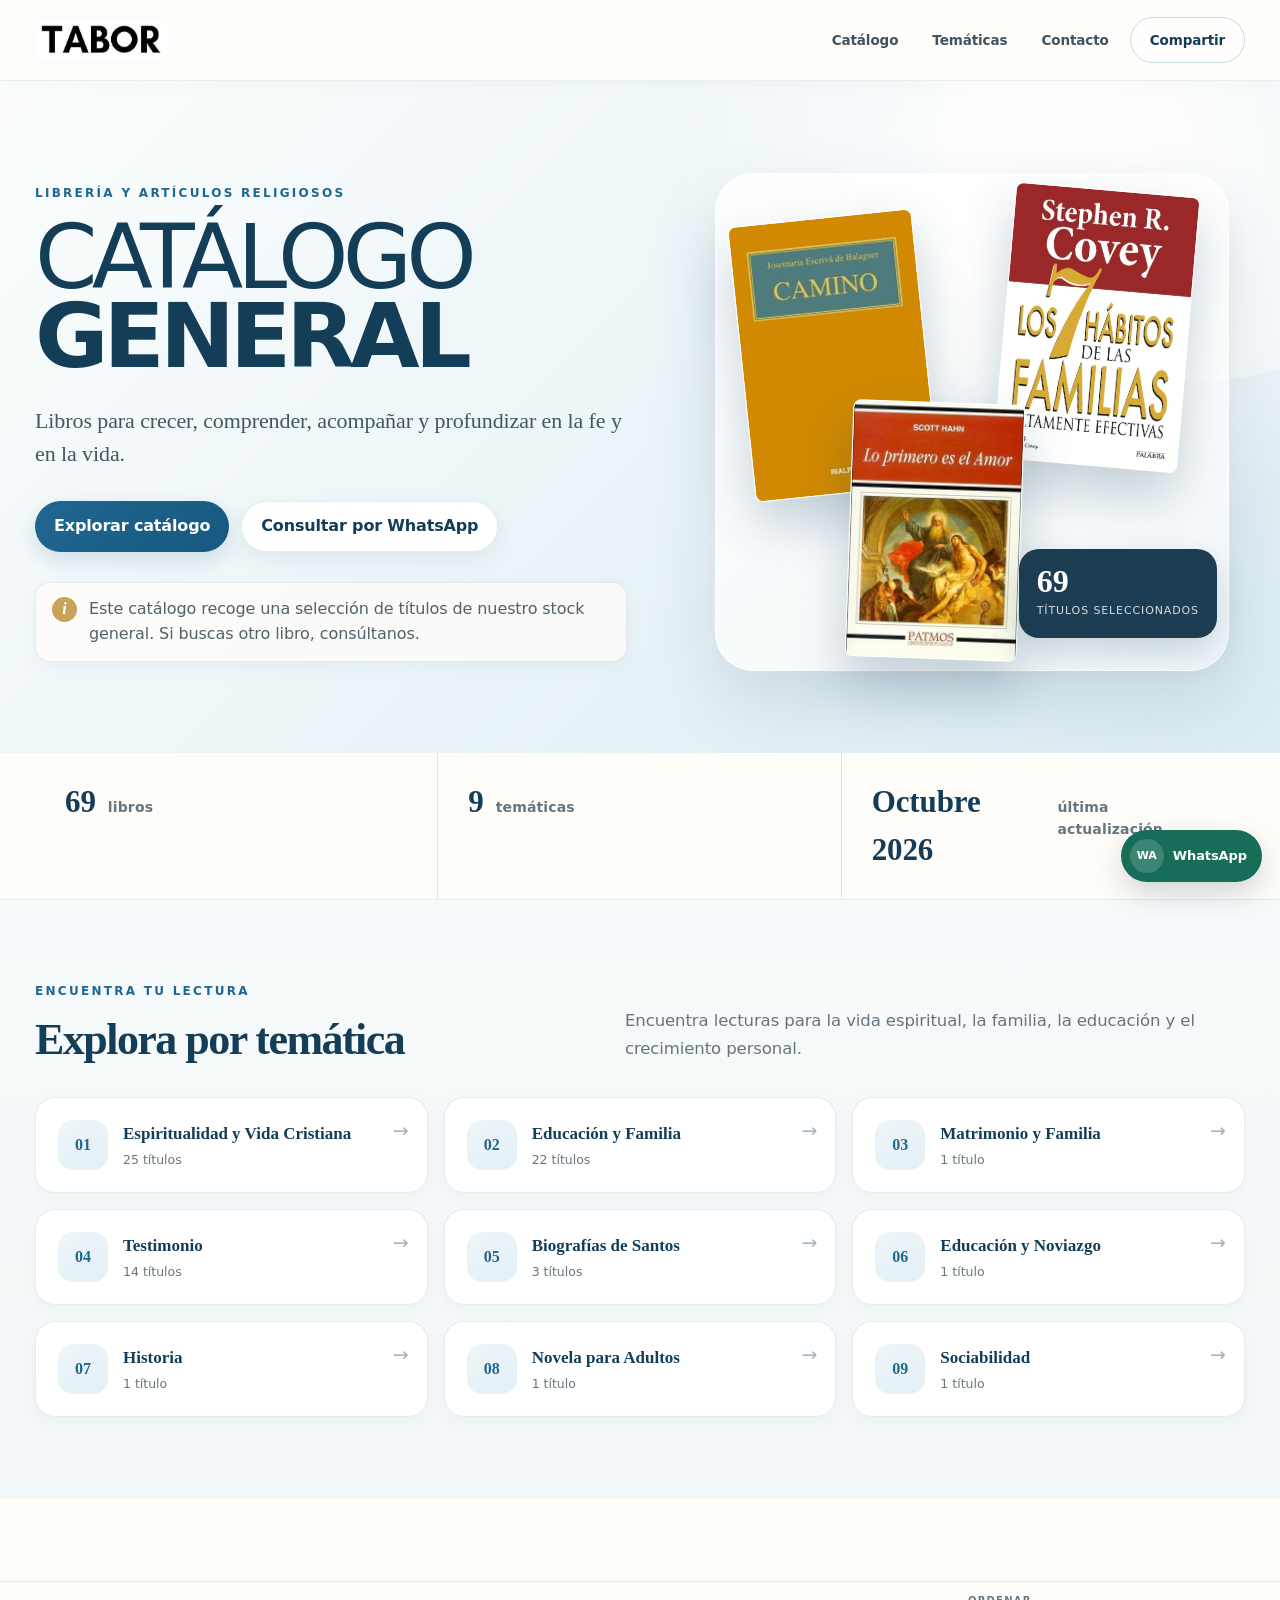
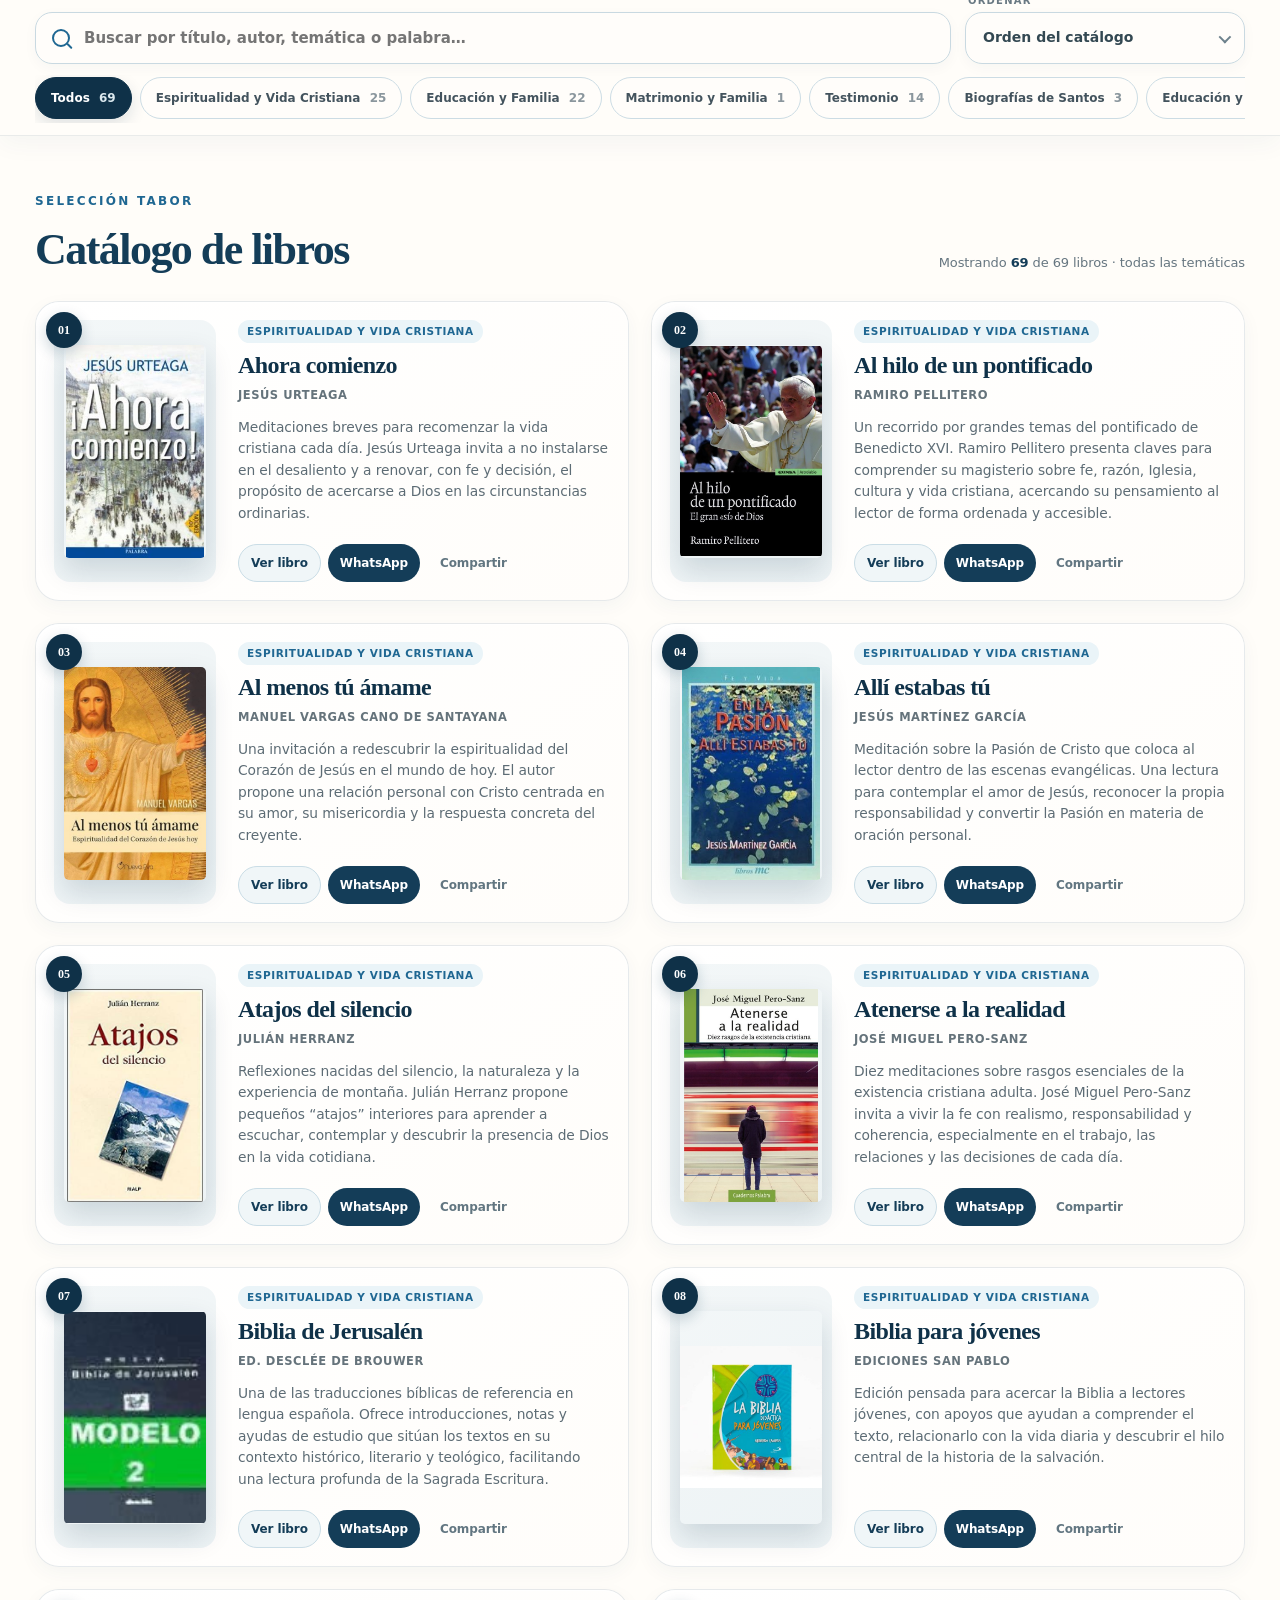
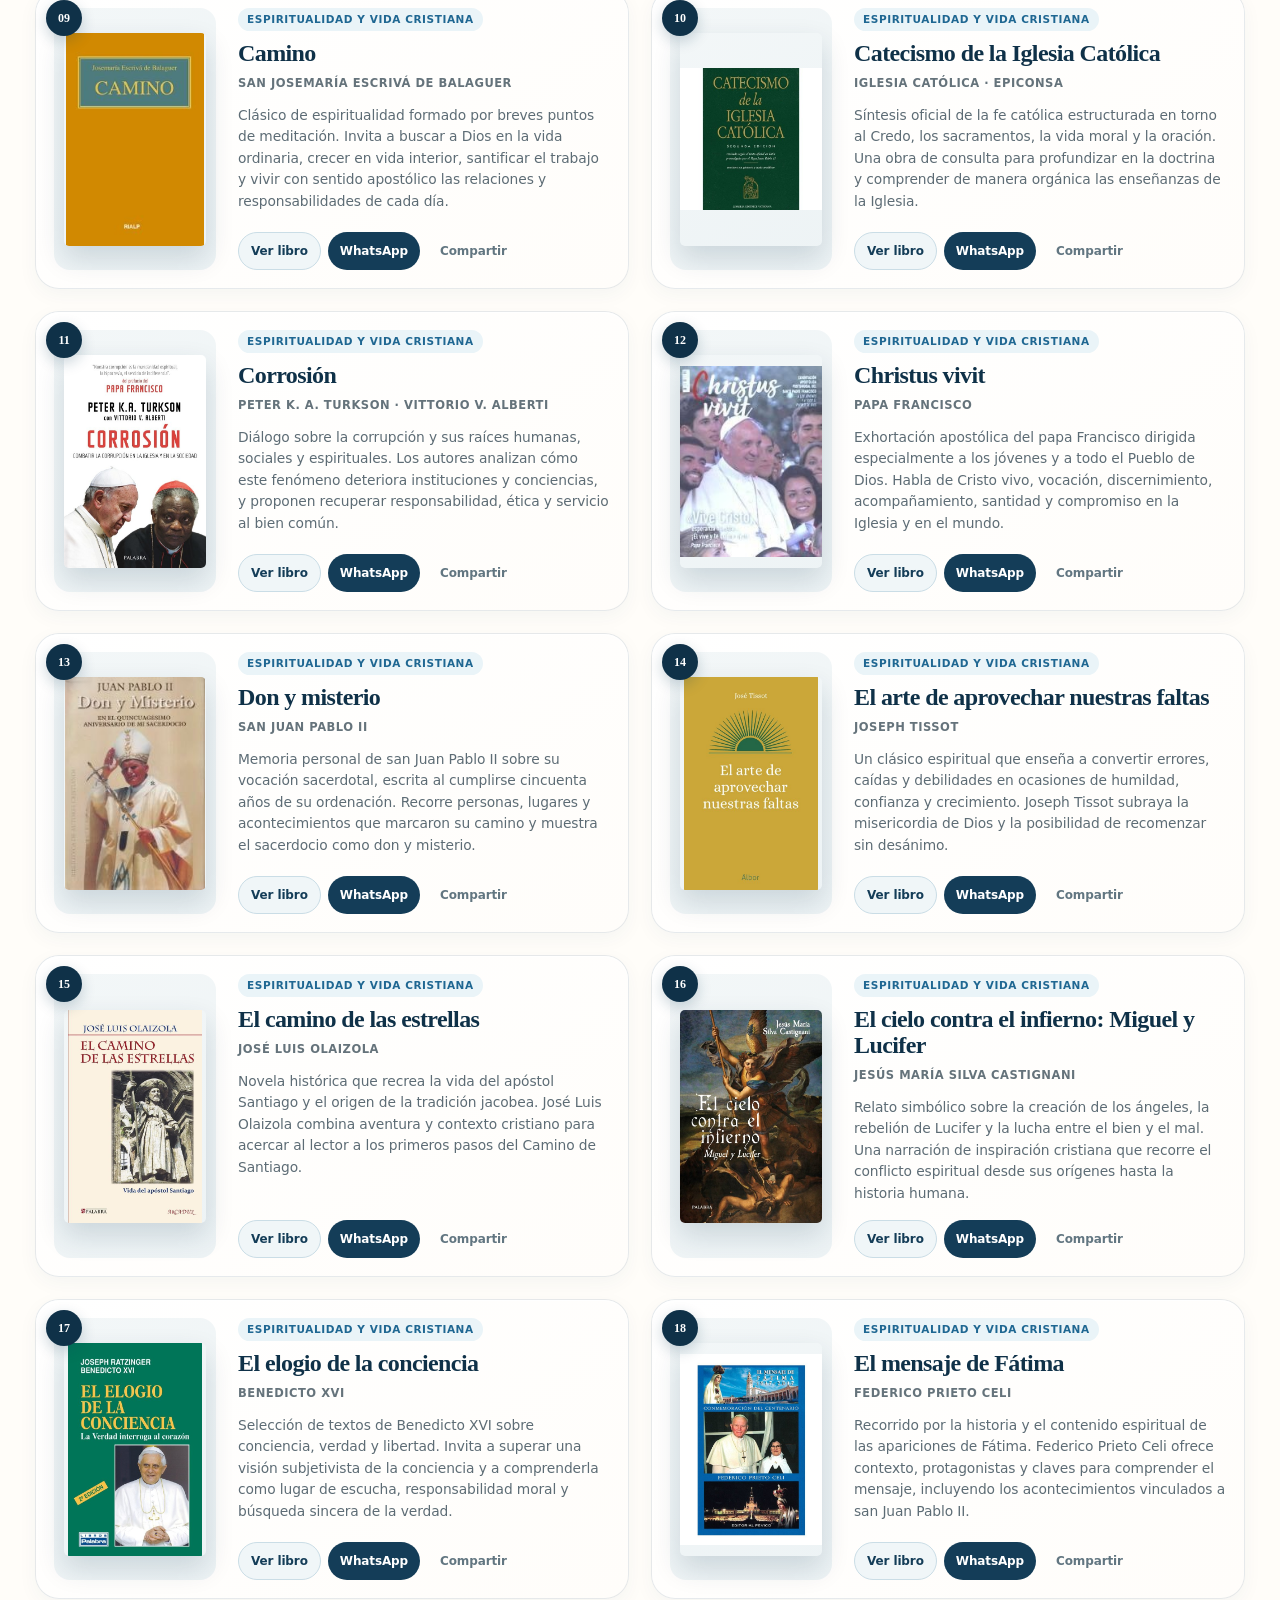
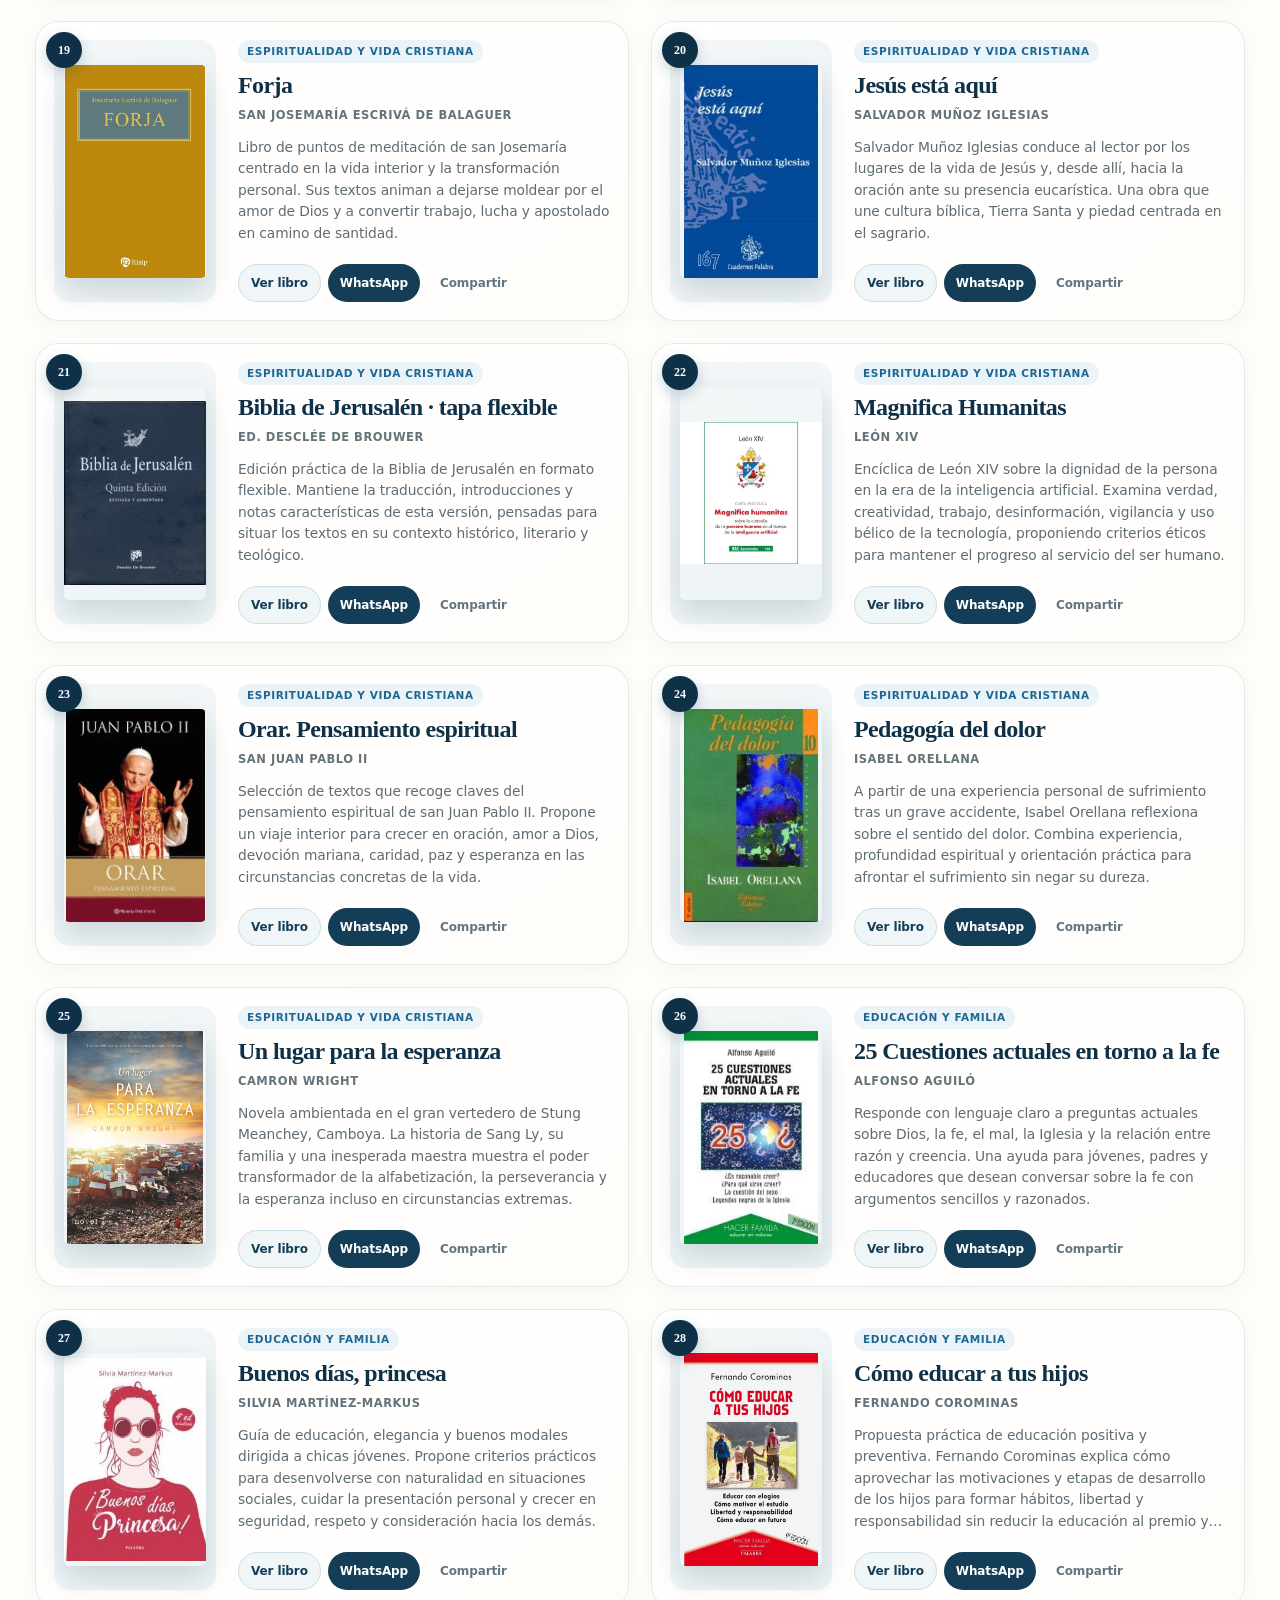
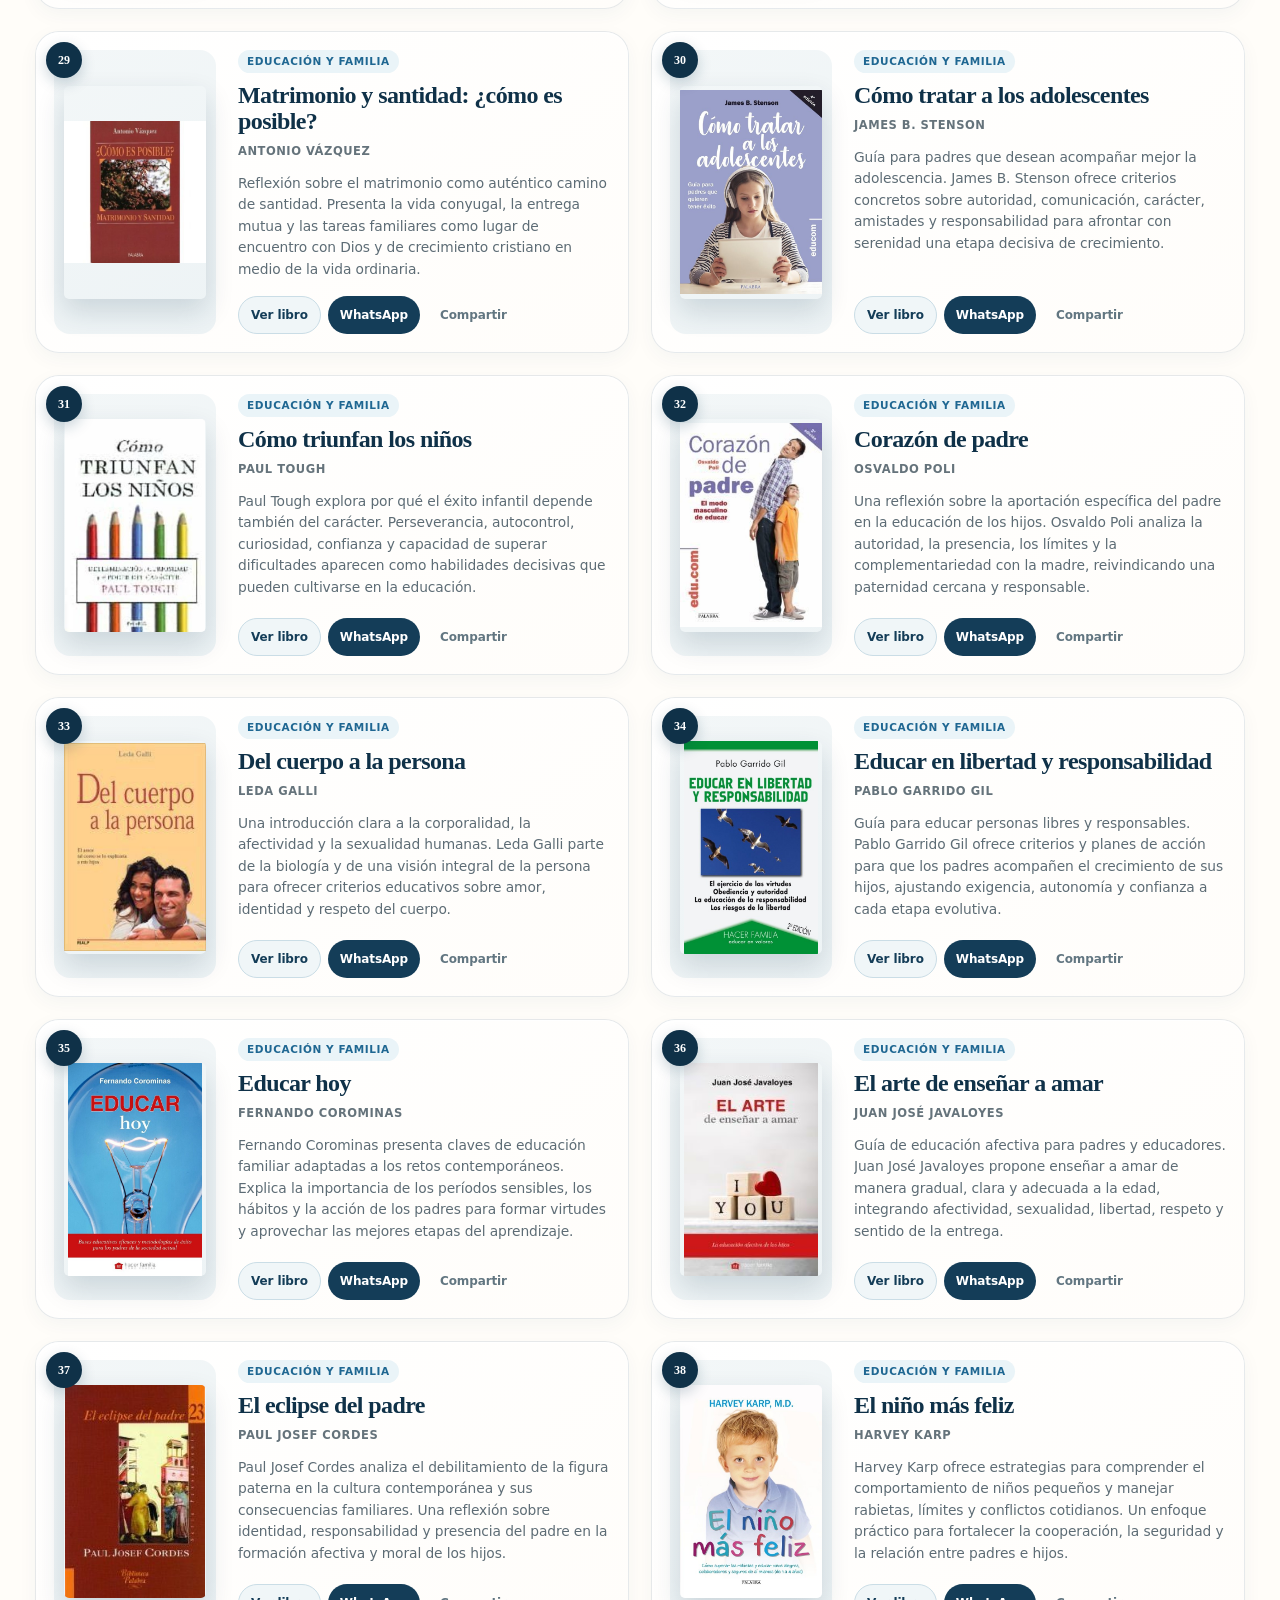
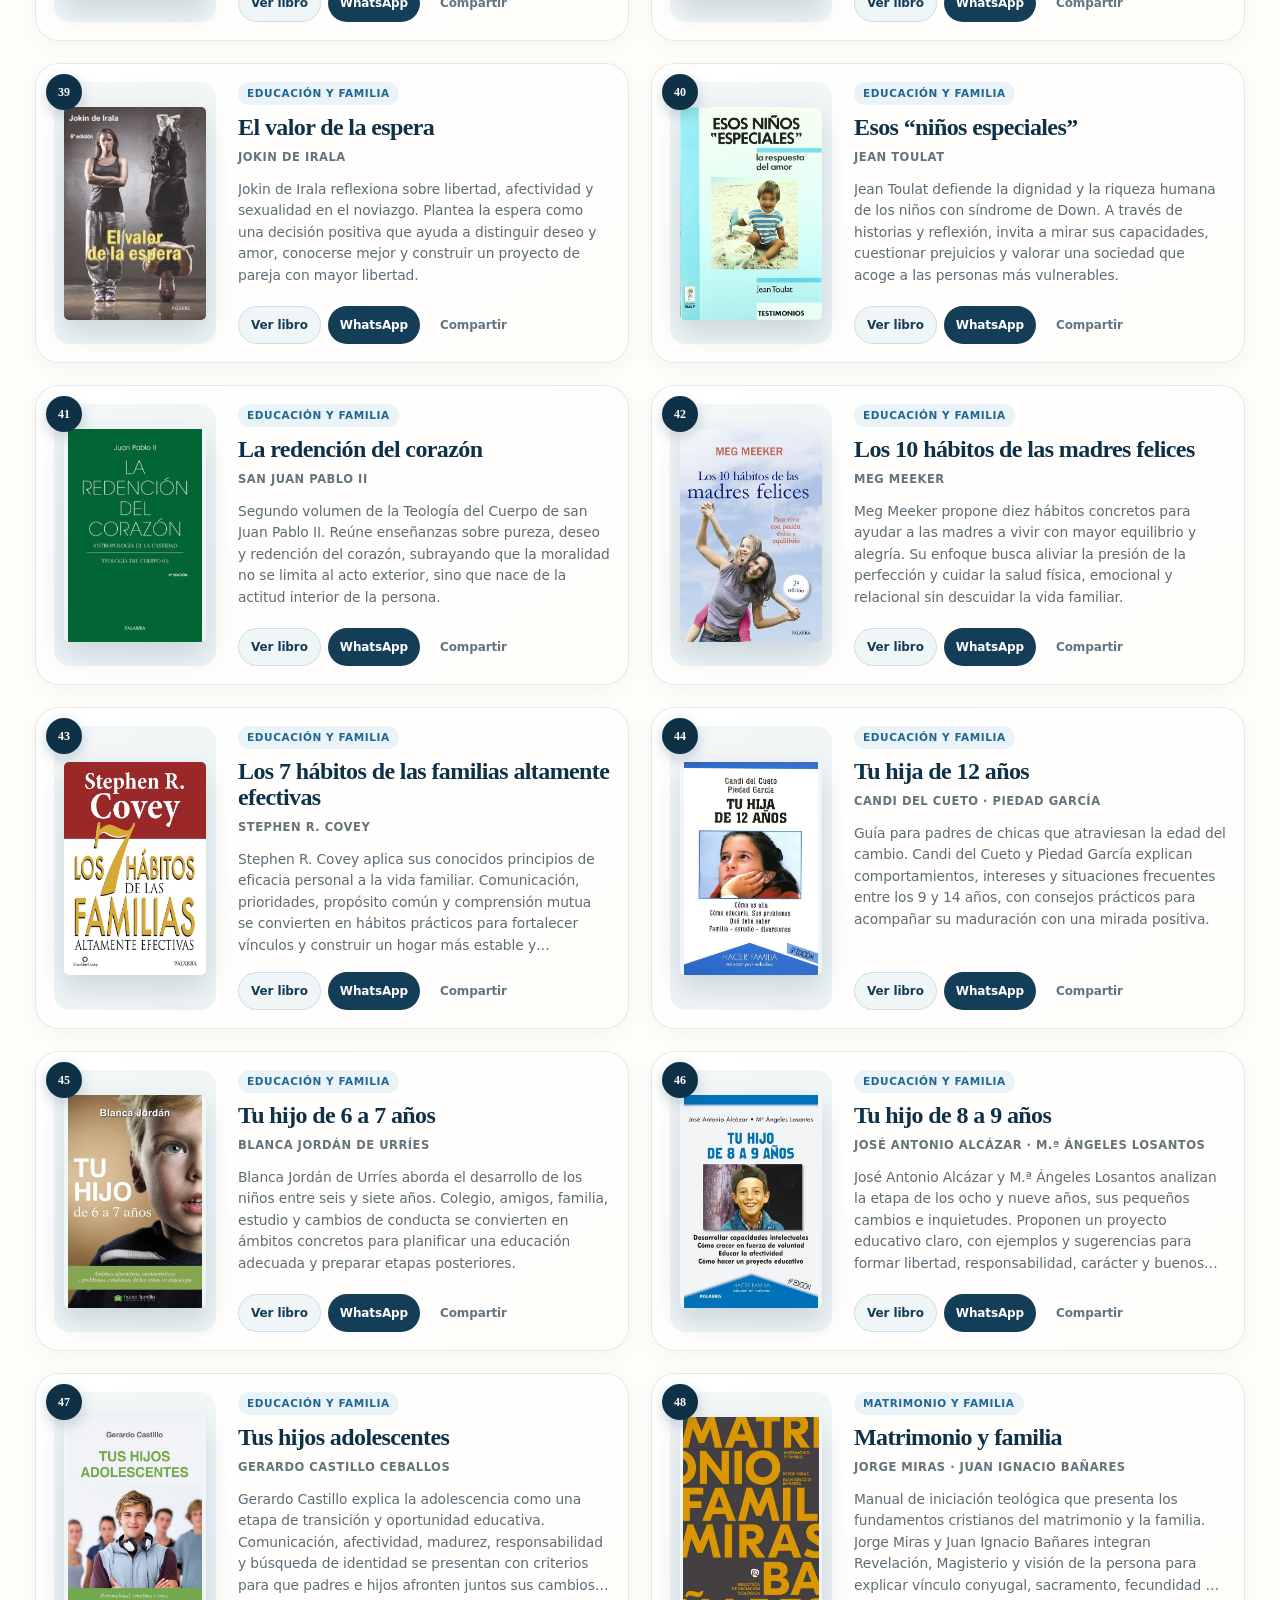
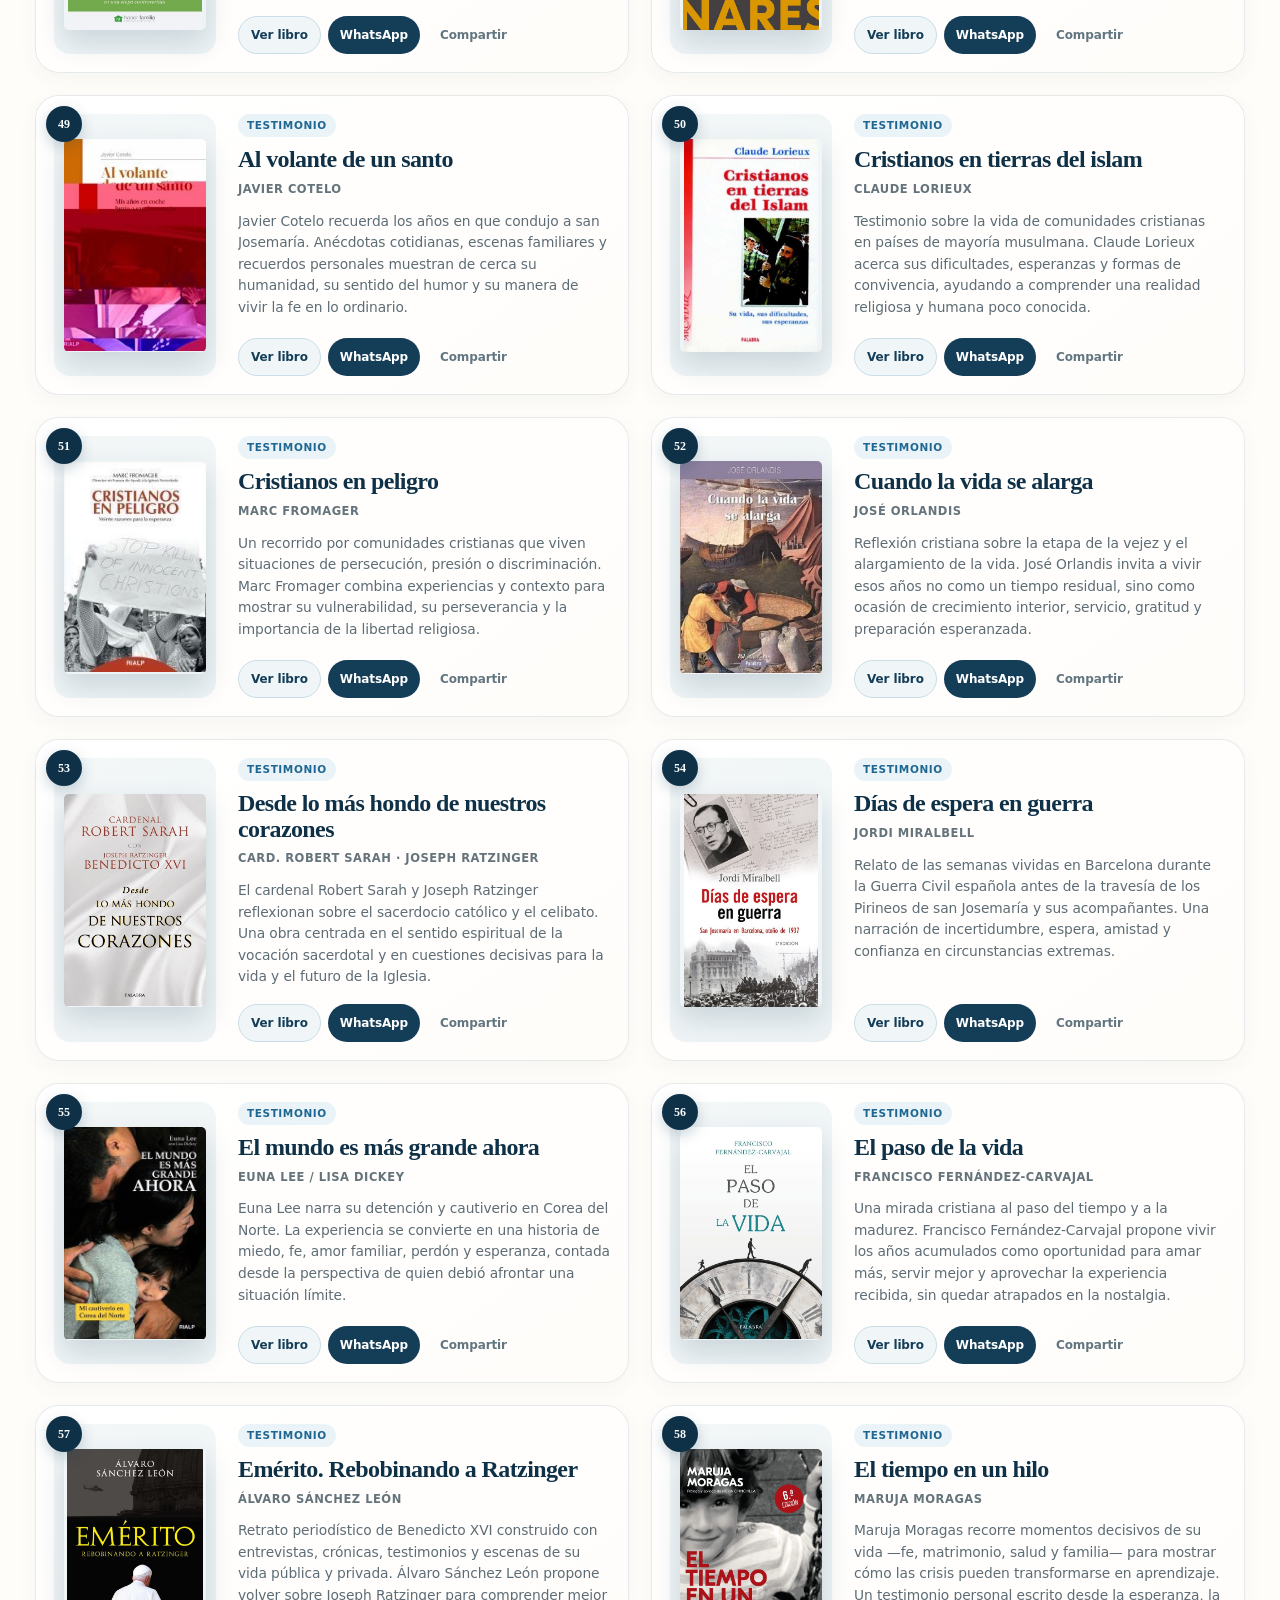
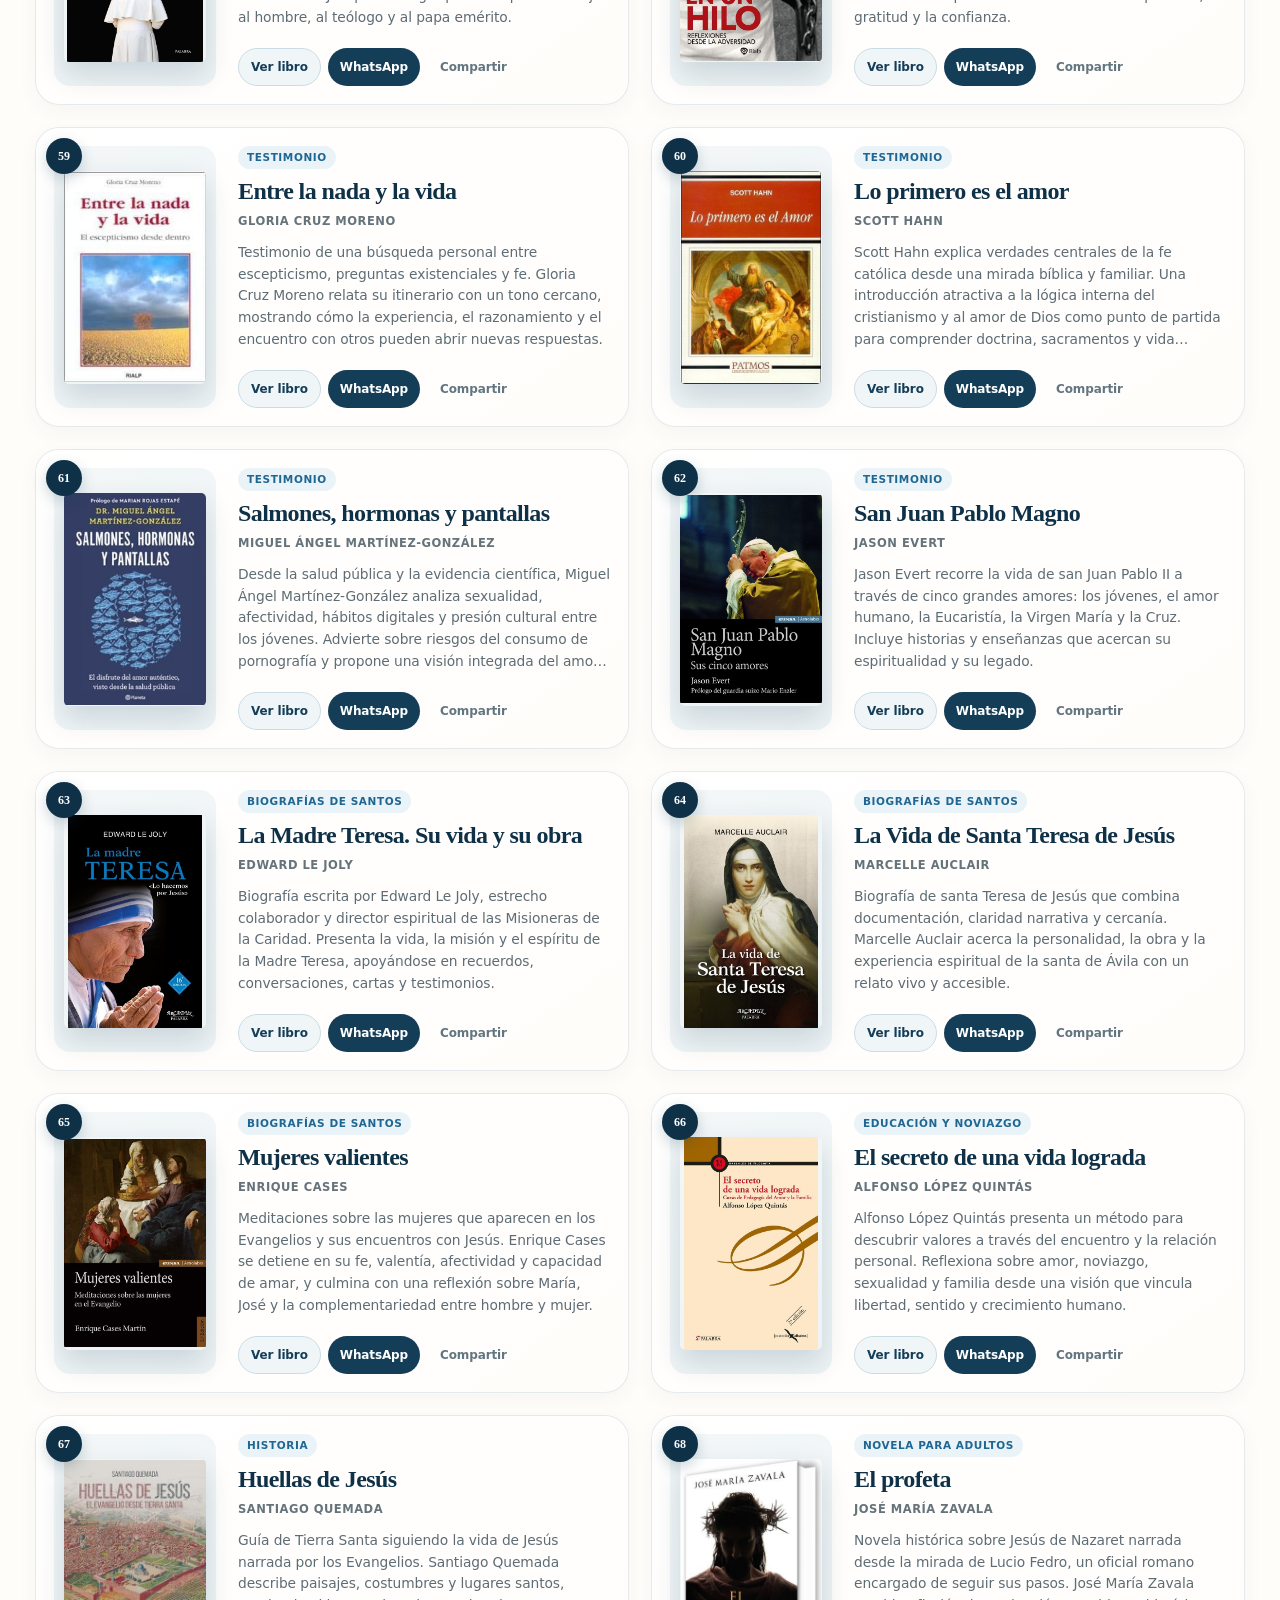
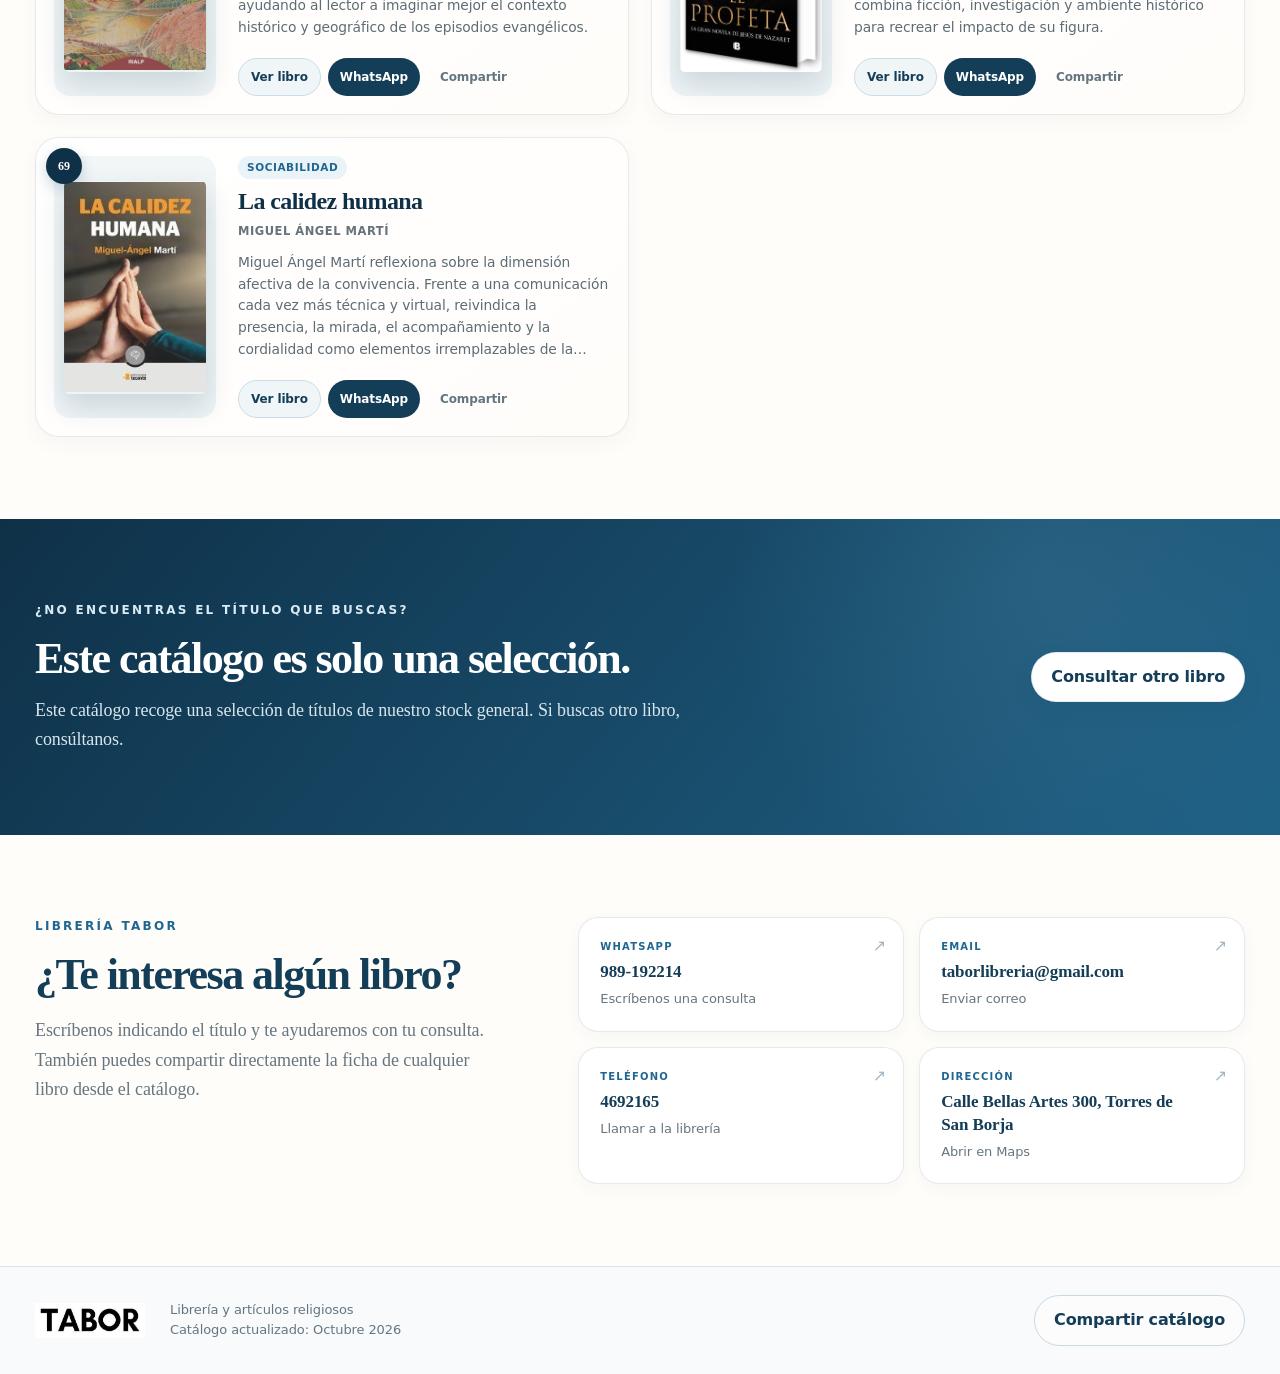
<file: index.html>
<!doctype html>
<html lang="es">
<head>
  <meta charset="utf-8">
  <meta name="viewport" content="width=device-width, initial-scale=1, viewport-fit=cover">
  <meta name="description" content="Catálogo general de TABOR Librería y Artículos Religiosos. Una selección de libros de espiritualidad, familia, testimonios y más.">
  <meta name="theme-color" content="#143f5b">
  <meta name="robots" content="noindex,nofollow,noarchive">
  <meta name="format-detection" content="telephone=yes">
  <meta name="apple-mobile-web-app-capable" content="yes">
  <meta name="mobile-web-app-capable" content="yes">
  <meta name="apple-mobile-web-app-status-bar-style" content="default">
  <meta name="apple-mobile-web-app-title" content="TABOR">
  <link rel="icon" type="image/png" sizes="32x32" href="assets/favicon-32.png">
  <link rel="apple-touch-icon" sizes="180x180" href="assets/apple-touch-icon.png">
  <link rel="manifest" href="site.webmanifest">
  <script>
    // Early device hints: layout still relies primarily on responsive CSS.
    (() => {
      const ua = navigator.userAgent || '';
      const platform = navigator.platform || '';
      const points = navigator.maxTouchPoints || 0;
      const isIPad = /iPad/i.test(ua) || (platform === 'MacIntel' && points > 1);
      const isIPhone = /iPhone|iPod/i.test(ua);
      const isAndroid = /Android/i.test(ua);
      const isAndroidPhone = isAndroid && /Mobile/i.test(ua);
      const root = document.documentElement;
      root.dataset.device = isIPad ? 'ipad' : isIPhone ? 'iphone' : isAndroidPhone ? 'android-phone' : isAndroid ? 'android-tablet' : 'desktop';
      root.dataset.os = (isIPad || isIPhone) ? 'ios' : isAndroid ? 'android' : 'other';
      root.dataset.touch = (points > 0 || matchMedia('(pointer: coarse)').matches) ? 'true' : 'false';
      if (navigator.standalone === true || matchMedia('(display-mode: standalone)').matches) root.dataset.display = 'standalone';
    })();
  </script>
  <link rel="stylesheet" href="styles.css">
  <meta property="og:type" content="website">
  <meta property="og:locale" content="es_ES">
  <meta property="og:site_name" content="TABOR Librería">
  <meta property="og:title" content="Catálogo General | TABOR">
  <meta property="og:description" content="Selección de libros de TABOR. Consulta títulos y disponibilidad directamente por WhatsApp.">
  <meta property="og:url" content="https://scasca03.github.io/Cat-logo_Tabor/">
  <meta property="og:image" content="https://scasca03.github.io/Cat-logo_Tabor/social-preview.jpg">
  <meta property="og:image:width" content="1200">
  <meta property="og:image:height" content="630">
  <meta property="og:image:alt" content="Catálogo General de TABOR Librería">
  <meta name="twitter:card" content="summary_large_image">
  <meta name="twitter:title" content="Catálogo General | TABOR">
  <meta name="twitter:description" content="Selección de libros de TABOR Librería y Artículos Religiosos.">
  <meta name="twitter:image" content="https://scasca03.github.io/Cat-logo_Tabor/social-preview.jpg">
  <title>Catálogo General | TABOR</title>
</head>
<body>
  <header class="site-header">
    <div class="container header-inner">
      <a class="brand" href="#inicio" aria-label="TABOR - Inicio"><img src="assets/tabor-logo.png" alt="TABOR"></a>
      <nav class="nav" aria-label="Navegación principal">
        <a href="#catalogo">Catálogo</a>
        <a href="#tematicas">Temáticas</a>
        <a href="#contacto">Contacto</a>
        <button class="btn btn-ghost header-share" id="shareCatalogBtn" type="button">Compartir</button>
      </nav>
    </div>
  </header>

  <main>
    <section class="hero" id="inicio">
      <div class="container hero-grid">
        <div class="hero-copy">
          <div class="kicker" id="heroSubtitle">LIBRERÍA Y ARTÍCULOS RELIGIOSOS</div>
          <h1 id="heroTitle">CATÁLOGO <strong>GENERAL</strong></h1>
          <p class="lead">Libros para crecer, comprender, acompañar y profundizar en la fe y en la vida.</p>
          <div class="hero-actions">
            <a class="btn btn-primary" href="#catalogo">Explorar catálogo</a>
            <a class="btn btn-light" id="heroWhatsapp" href="#" target="_blank" rel="noopener">Consultar por WhatsApp</a>
          </div>
          <div class="selection-note"><span class="note-mark">i</span><p id="selectionNote">Este catálogo recoge una selección de títulos de nuestro stock general.</p></div>
        </div>
        <div class="hero-art" aria-hidden="true">
          <div class="book-stack"></div>
          <div class="hero-covers" id="heroCovers"></div>
          <div class="hero-badge"><b id="heroBookCount">—</b><span>títulos seleccionados</span></div>
        </div>
      </div>
    </section>

    <section class="stats" aria-label="Resumen del catálogo">
      <div class="container stats-grid">
        <div class="stat"><strong id="statBooks">—</strong><span>libros</span></div>
        <div class="stat"><strong id="statCategories">—</strong><span>temáticas</span></div>
        <div class="stat"><strong id="statUpdated">—</strong><span>última actualización</span></div>
      </div>
    </section>

    <section class="section section-alt" id="tematicas">
      <div class="container">
        <div class="section-head">
          <div><div class="kicker">Encuentra tu lectura</div><h2>Explora por temática</h2></div>
          <p>Encuentra lecturas para la vida espiritual, la familia, la educación y el crecimiento personal.</p>
        </div>
        <div class="topic-grid" id="topicGrid"></div>
      </div>
    </section>

    <section class="section catalog-section" id="catalogo">
      <div class="catalog-tools">
        <div class="container tools-shell">
          <div class="tools-primary">
            <label class="search" aria-label="Buscar libros">
              <span class="search-icon" aria-hidden="true"></span>
              <input id="searchInput" type="search" inputmode="search" autocomplete="off" placeholder="Buscar por título, autor, temática o palabra…">
            </label>
            <div class="sort-picker" id="sortPicker">
              <span class="sort-label">Ordenar</span>
              <button class="sort-trigger" id="sortTrigger" type="button" aria-haspopup="listbox" aria-expanded="false" aria-controls="sortMenu">
                <span id="sortCurrent">Orden del catálogo</span>
                <span class="sort-chevron" aria-hidden="true"></span>
              </button>
              <div class="sort-menu" id="sortMenu" role="listbox" aria-label="Ordenar catálogo" hidden>
                <button class="sort-option is-selected" type="button" role="option" aria-selected="true" data-sort="catalog">
                  <span>Orden del catálogo</span><span class="sort-check" aria-hidden="true">✓</span>
                </button>
                <button class="sort-option" type="button" role="option" aria-selected="false" data-sort="title">
                  <span>Título A–Z</span><span class="sort-check" aria-hidden="true">✓</span>
                </button>
                <button class="sort-option" type="button" role="option" aria-selected="false" data-sort="author">
                  <span>Autor A–Z</span><span class="sort-check" aria-hidden="true">✓</span>
                </button>
              </div>
            </div>
          </div>
          <div class="chips" id="filterChips" aria-label="Filtros por temática"></div>
        </div>
      </div>
      <div class="container">
        <div class="catalog-heading">
          <div><div class="kicker">Selección TABOR</div><h2>Catálogo de libros</h2></div>
          <div class="results-meta" id="resultsMeta" aria-live="polite"></div>
        </div>
        <div class="books-grid" id="booksGrid"></div>
        <div class="empty-state" id="emptyState" hidden>
          <strong>No encontramos libros con esa búsqueda.</strong>
          <p>Prueba con otro título, autor o temática, o consúltanos directamente.</p>
          <div class="empty-actions"><button class="btn btn-ghost" type="button" id="emptyReset">Ver todos los libros</button><button class="btn btn-primary" type="button" id="emptyWhatsapp">Preguntar por WhatsApp</button></div>
        </div>
      </div>
    </section>

    <section class="section selection-cta">
      <div class="container selection-cta-inner">
        <div><div class="kicker light">¿No encuentras el título que buscas?</div><h2>Este catálogo es solo una selección.</h2><p id="selectionCtaText">Consúltanos: podemos revisar el stock general por ti.</p></div>
        <a class="btn btn-light" id="selectionWhatsapp" href="#" target="_blank" rel="noopener">Consultar otro libro</a>
      </div>
    </section>

    <section class="section contact-section" id="contacto">
      <div class="container contact-grid">
        <div class="contact-intro">
          <div class="kicker">Librería TABOR</div>
          <h2>¿Te interesa algún libro?</h2>
          <p>Escríbenos indicando el título y te ayudaremos con tu consulta. También puedes compartir directamente la ficha de cualquier libro desde el catálogo.</p>
        </div>
        <div class="contact-cards" id="contactCards"></div>
      </div>
    </section>
  </main>

  <footer class="site-footer">
    <div class="container footer-inner">
      <img src="assets/tabor-logo.png" alt="TABOR">
      <p><span id="footerSubtitle">Librería y artículos religiosos</span><br><span id="footerUpdate"></span></p>
      <button class="btn btn-ghost footer-share" type="button" id="footerShareBtn">Compartir catálogo</button>
    </div>
  </footer>

  <a class="floating-whatsapp" id="floatingWhatsapp" href="#" target="_blank" rel="noopener" aria-label="Consultar por WhatsApp"><span>WA</span><b>WhatsApp</b></a>

  <div class="modal-backdrop" id="bookModal" hidden>
    <section class="book-modal" role="dialog" aria-modal="true" aria-labelledby="modalTitle">
      <button class="modal-close" id="modalClose" type="button" aria-label="Cerrar">×</button>
      <div class="modal-cover-wrap"><img id="modalCover" src="assets/cover-fallback.svg" alt=""></div>
      <div class="modal-content">
        <div class="modal-topline"><span id="modalNumber"></span><span id="modalCategory"></span></div>
        <h2 id="modalTitle"></h2>
        <div class="modal-author" id="modalAuthor"></div>
        <p id="modalDescription"></p>
        <div class="modal-actions">
          <a class="btn btn-primary" id="modalWhatsapp" href="#" target="_blank" rel="noopener">Consultar por WhatsApp</a>
          <a class="btn btn-ghost" id="modalEmail" href="#">Consultar por email</a>
          <button class="btn btn-ghost" id="modalShare" type="button">Compartir este libro</button>
        </div>
      </div>
    </section>
  </div>

  <div class="toast" id="toast" role="status" aria-live="polite"></div>
  <script src="app.js" defer></script>
</body>
</html>
</file>
<file: styles.css>
:root{
  --ink:#222b31;--navy:#143f5b;--blue:#1e628d;--blue2:#2e799f;--pale:#eaf3f7;--pale2:#f5f9fb;
  --line:#d6e1e7;--white:#fff;--muted:#64727c;--gold:#e7bd57;--shadow:0 18px 45px rgba(19,63,91,.12);
  --shadow-soft:0 8px 26px rgba(20,63,91,.08);--radius:22px
}
*{box-sizing:border-box}html{scroll-behavior:smooth;scroll-padding-top:88px}body{margin:0;font-family:Inter,ui-sans-serif,-apple-system,BlinkMacSystemFont,"Segoe UI",Arial,sans-serif;color:var(--ink);background:#fff;line-height:1.55}body.modal-open{overflow:hidden}a{color:inherit;text-decoration:none}button,input,select{font:inherit}button{color:inherit}img{display:block;max-width:100%}.container{width:min(1180px,calc(100% - 40px));margin:0 auto}
.site-header{position:sticky;top:0;z-index:60;background:rgba(255,255,255,.94);backdrop-filter:blur(14px);border-bottom:1px solid rgba(20,63,91,.09)}.header-inner{height:76px;display:flex;align-items:center;justify-content:space-between;gap:24px}.brand{display:flex;align-items:center}.brand img{width:126px;height:auto}.nav{display:flex;align-items:center;gap:24px;font-size:14px;font-weight:700}.nav a:not(.btn){color:#3b4d57}.nav a:not(.btn):hover{color:var(--blue)}
.btn{display:inline-flex;align-items:center;justify-content:center;gap:8px;border:0;border-radius:999px;padding:12px 18px;font-weight:780;cursor:pointer;transition:.2s ease;background:var(--navy);color:#fff;min-height:44px}.btn:hover{transform:translateY(-1px);box-shadow:0 8px 20px rgba(20,63,91,.17)}.btn-primary{background:var(--blue)}.btn-light{background:#fff;color:var(--navy)}.btn-ghost{background:transparent;color:var(--navy);border:1px solid #b7cbd7}.btn-mini{padding:9px 14px;min-height:38px;font-size:13px;background:var(--blue)}
.hero{position:relative;overflow:hidden;background:linear-gradient(135deg,#f8fbfd 0%,#e7f1f6 58%,#dcecf3 100%);padding:76px 0 62px}.hero:after{content:"";position:absolute;width:430px;height:430px;border-radius:50%;background:rgba(255,255,255,.56);right:-145px;top:-170px}.hero-grid{position:relative;z-index:1;display:grid;grid-template-columns:1.08fr .92fr;gap:60px;align-items:center}.kicker{font-size:13px;text-transform:uppercase;letter-spacing:.18em;color:var(--blue);font-weight:850;margin-bottom:15px}.kicker.light{color:#d8ebf5}.hero h1{font-size:clamp(56px,7vw,94px);line-height:.88;letter-spacing:-.055em;margin:0;color:var(--navy);font-weight:330}.hero h1 strong{display:block;font-weight:900}.lead{font-size:20px;max-width:680px;color:#46555e;margin:28px 0 0}.hero-actions{display:flex;gap:12px;flex-wrap:wrap;margin-top:28px}.selection-note{display:flex;gap:12px;align-items:flex-start;margin-top:28px;padding:16px 18px;border-left:4px solid var(--gold);background:rgba(255,255,255,.62);border-radius:0 14px 14px 0;color:#52616a;max-width:650px}.selection-note p{margin:0}.note-mark{flex:0 0 25px;width:25px;height:25px;display:grid;place-items:center;border-radius:50%;background:var(--navy);color:#fff;font-weight:800;font-family:Georgia,serif;font-style:italic}
.hero-art{position:relative;min-height:500px}.book-stack{position:absolute;inset:12px 20px 16px;background:rgba(255,255,255,.72);border:1px solid rgba(20,63,91,.1);border-radius:34px;box-shadow:var(--shadow)}.hero-cover{position:absolute;width:185px;border-radius:7px;overflow:hidden;box-shadow:0 22px 48px rgba(20,63,91,.26);background:#fff}.hero-cover img{width:100%;aspect-ratio:2/3;object-fit:cover}.hero-cover:nth-child(1){left:42px;top:54px;transform:rotate(-6deg)}.hero-cover:nth-child(2){right:56px;top:26px;transform:rotate(5deg)}.hero-cover:nth-child(3){left:150px;bottom:24px;transform:rotate(2deg);width:172px}.hero-badge{position:absolute;right:30px;bottom:50px;background:var(--navy);color:#fff;border-radius:18px;padding:16px 18px;box-shadow:0 14px 35px rgba(20,63,91,.2)}.hero-badge b{display:block;font-size:30px;line-height:1}.hero-badge span{font-size:11px;letter-spacing:.08em;text-transform:uppercase;opacity:.82}
.stats{border-bottom:1px solid var(--line);background:#fff}.stats-grid{display:grid;grid-template-columns:repeat(3,1fr)}.stat{padding:22px 28px;border-right:1px solid var(--line);display:flex;align-items:baseline;gap:12px}.stat:last-child{border-right:0}.stat strong{font-size:29px;color:var(--navy)}.stat span{color:var(--muted);font-size:14px}
.section{padding:76px 0}.section-alt{background:var(--pale2)}.section-head,.catalog-heading{display:flex;align-items:end;justify-content:space-between;gap:30px;margin-bottom:34px}.section-head h2,.catalog-heading h2,.contact-intro h2,.selection-cta h2{font-size:42px;line-height:1.08;margin:0;color:var(--navy);letter-spacing:-.035em}.section-head p{max-width:620px;margin:0;color:var(--muted);font-size:16px}.topic-grid{display:grid;grid-template-columns:repeat(3,1fr);gap:14px}.topic-card{appearance:none;border:1px solid var(--line);background:#fff;text-align:left;border-radius:18px;padding:20px;display:grid;grid-template-columns:auto 1fr;grid-template-rows:auto auto;column-gap:15px;align-items:center;cursor:pointer;transition:.2s ease;color:var(--ink)}.topic-card:hover{border-color:#9fbfd0;transform:translateY(-2px);box-shadow:var(--shadow-soft)}.topic-icon{grid-row:1/3;width:47px;height:47px;border-radius:14px;background:var(--pale);color:var(--blue);display:grid;place-items:center;font-weight:850}.topic-card strong{font-size:15px}.topic-card>span:last-child{font-size:13px;color:var(--muted)}
.catalog-section{padding-top:0}.catalog-tools{position:sticky;top:76px;z-index:40;background:rgba(255,255,255,.96);backdrop-filter:blur(12px);border-top:1px solid var(--line);border-bottom:1px solid var(--line);padding:14px 0}.tools-row{display:grid;grid-template-columns:minmax(260px,1.2fr) 180px 2fr;gap:14px;align-items:center}.search{position:relative}.search input{width:100%;height:48px;border:1px solid #c7d6de;border-radius:999px;padding:0 18px 0 43px;background:#fff;outline:none}.search input:focus,.sort-control select:focus{border-color:var(--blue);box-shadow:0 0 0 3px rgba(30,98,141,.1)}.search-icon{position:absolute;left:16px;top:6px;color:var(--blue);font-size:26px;line-height:34px;pointer-events:none}.sort-control{display:grid;grid-template-columns:auto 1fr;align-items:center;gap:7px;font-size:12px;color:var(--muted);font-weight:750}.sort-control select{height:42px;border:1px solid #c7d6de;border-radius:999px;background:#fff;padding:0 30px 0 12px;outline:none;color:#35454e;font-size:12px}.chips{display:flex;gap:7px;overflow-x:auto;padding:2px 0;scrollbar-width:thin}.filter-chip{flex:0 0 auto;border:1px solid #c7d6de;background:#fff;border-radius:999px;padding:8px 11px;font-size:11.5px;font-weight:750;color:#43535d;cursor:pointer;white-space:nowrap}.filter-chip span{margin-left:5px;color:#8a969d}.filter-chip.active{background:var(--navy);border-color:var(--navy);color:#fff}.filter-chip.active span{color:#dbe8ee}.catalog-heading{padding-top:50px;margin-bottom:24px}.results-meta{color:var(--muted);font-size:14px;text-align:right}.results-meta strong{color:var(--navy)}
.books-grid{display:grid;grid-template-columns:repeat(2,1fr);gap:20px}.book-card{border:1px solid var(--line);border-radius:22px;padding:20px;background:#fff;display:grid;grid-template-columns:154px 1fr;gap:20px;min-height:286px;transition:.22s ease;box-shadow:0 4px 13px rgba(20,63,91,.025)}.book-card:hover{transform:translateY(-2px);box-shadow:var(--shadow-soft);border-color:#bdd0da}.book-visual{position:relative;display:flex;align-items:flex-start;justify-content:center}.book-visual img{width:154px;aspect-ratio:2/3;object-fit:contain;background:#f6f7f8;border-radius:5px;box-shadow:0 10px 25px rgba(15,46,64,.13)}.book-number{position:absolute;left:-8px;top:-8px;background:var(--navy);color:#fff;border-radius:999px;min-width:34px;height:34px;padding:0 8px;display:grid;place-items:center;font-size:11px;font-weight:850;box-shadow:0 5px 14px rgba(20,63,91,.22)}.book-content{display:flex;min-width:0;flex-direction:column}.eyebrow{font-size:12px;line-height:1.2;text-transform:uppercase;letter-spacing:.06em;color:var(--blue);font-weight:850;margin-bottom:8px}.book-content h3{font-size:22px;line-height:1.08;margin:0;color:var(--navy);letter-spacing:-.025em}.author{font-size:12px;line-height:1.3;color:#52616a;font-weight:800;margin-top:8px;text-transform:uppercase}.book-content p{font-size:14px;color:#596872;margin:13px 0 16px;display:-webkit-box;-webkit-box-orient:vertical;-webkit-line-clamp:5;overflow:hidden}.book-actions{margin-top:auto;display:flex;flex-wrap:wrap;gap:8px}.book-actions .share-book{padding-left:12px;padding-right:12px}.empty-state{text-align:center;padding:70px 20px;border:1px dashed #c8d6dd;border-radius:22px;background:var(--pale2)}.empty-state strong{font-size:22px;color:var(--navy)}.empty-state p{color:var(--muted);margin:8px 0 20px}
.selection-cta{background:linear-gradient(130deg,#143f5b,#205f83);color:#fff}.selection-cta-inner{display:grid;grid-template-columns:1fr auto;gap:44px;align-items:center}.selection-cta h2{color:#fff}.selection-cta p{margin:14px 0 0;color:#d7e6ed;max-width:700px;font-size:17px}.contact-grid{display:grid;grid-template-columns:.82fr 1.18fr;gap:70px;align-items:start}.contact-intro p{font-size:17px;color:var(--muted);max-width:520px}.contact-cards{display:grid;grid-template-columns:repeat(2,1fr);gap:13px}.contact-card{border:1px solid var(--line);border-radius:18px;padding:20px;background:#fff;transition:.2s ease}.contact-card:hover{border-color:#9fbfd0;box-shadow:var(--shadow-soft);transform:translateY(-2px)}.contact-card small{display:block;text-transform:uppercase;letter-spacing:.08em;font-weight:850;color:var(--blue);margin-bottom:7px}.contact-card strong{display:block;color:var(--navy);line-height:1.35}.contact-card span{display:block;font-size:13px;color:var(--muted);margin-top:5px}
.site-footer{border-top:1px solid var(--line);padding:28px 0;background:#f9fbfc}.footer-inner{display:grid;grid-template-columns:auto 1fr auto;align-items:center;gap:25px}.footer-inner img{width:110px}.footer-inner p{font-size:13px;color:var(--muted);margin:0}.floating-whatsapp{position:fixed;right:max(18px,env(safe-area-inset-right));bottom:max(18px,env(safe-area-inset-bottom));z-index:55;display:flex;align-items:center;gap:9px;background:#176d58;color:#fff;border-radius:999px;padding:9px 15px 9px 9px;box-shadow:0 10px 30px rgba(18,83,68,.28);font-size:13px;font-weight:800;transition:.2s}.floating-whatsapp:hover{transform:translateY(-2px)}.floating-whatsapp span{width:34px;height:34px;border-radius:50%;display:grid;place-items:center;background:rgba(255,255,255,.16);font-size:11px}
.modal-backdrop{position:fixed;inset:0;z-index:100;background:rgba(15,33,43,.66);backdrop-filter:blur(8px);display:grid;place-items:center;padding:24px}.modal-backdrop[hidden]{display:none}.book-modal{position:relative;width:min(960px,100%);max-height:min(780px,calc(100vh - 48px));overflow:auto;background:#fff;border-radius:28px;display:grid;grid-template-columns:310px 1fr;gap:34px;padding:34px;box-shadow:0 30px 90px rgba(0,0,0,.26)}.modal-close{position:absolute;right:17px;top:14px;width:40px;height:40px;border:0;border-radius:50%;background:#edf3f6;color:var(--navy);font-size:26px;line-height:1;cursor:pointer;z-index:2}.modal-cover-wrap{display:flex;align-items:flex-start;justify-content:center;background:var(--pale2);border-radius:18px;padding:18px}.modal-cover-wrap img{width:100%;max-height:570px;object-fit:contain;border-radius:5px;box-shadow:0 16px 34px rgba(20,63,91,.16)}.modal-content{padding:18px 12px 8px 0}.modal-topline{display:flex;gap:8px;align-items:center;font-size:11px;text-transform:uppercase;letter-spacing:.07em;font-weight:850;color:var(--blue);margin-bottom:12px}.modal-topline span:first-child{background:var(--navy);color:#fff;border-radius:999px;padding:5px 9px}.modal-content h2{font-size:38px;line-height:1.02;color:var(--navy);margin:0;letter-spacing:-.04em;padding-right:35px}.modal-author{font-size:13px;font-weight:850;color:#52616a;text-transform:uppercase;margin-top:12px}.modal-content>p{font-size:17px;color:#53626b;line-height:1.7;margin:24px 0}.modal-actions{display:flex;gap:9px;flex-wrap:wrap}.toast{position:fixed;z-index:140;left:50%;bottom:24px;transform:translate(-50%,20px);opacity:0;pointer-events:none;background:#122f43;color:#fff;padding:11px 16px;border-radius:999px;font-size:13px;font-weight:750;box-shadow:0 12px 30px rgba(0,0,0,.22);transition:.22s ease}.toast.show{opacity:1;transform:translate(-50%,0)}
@media(max-width:980px){.hero-grid{grid-template-columns:1fr;gap:24px}.hero-art{min-height:430px;max-width:590px;width:100%;margin:0 auto}.tools-row{grid-template-columns:1fr 170px}.chips{grid-column:1/-1}.books-grid{grid-template-columns:1fr}.topic-grid{grid-template-columns:repeat(2,1fr)}.contact-grid{grid-template-columns:1fr;gap:34px}.book-modal{grid-template-columns:260px 1fr}.nav a:not(.btn){display:none}}
@media(max-width:680px){.container{width:min(100% - 26px,1180px)}.header-inner{height:66px}.brand img{width:104px}.nav{gap:8px}.header-share{display:none}.hero{padding:48px 0 42px}.hero h1{font-size:clamp(52px,18vw,74px)}.lead{font-size:17px}.hero-actions .btn{flex:1 1 100%}.selection-note{font-size:14px}.hero-art{min-height:330px}.book-stack{inset:8px 0}.hero-cover{width:132px}.hero-cover:nth-child(1){left:20px;top:44px}.hero-cover:nth-child(2){right:24px;top:24px}.hero-cover:nth-child(3){left:110px;bottom:16px;width:124px}.hero-badge{right:14px;bottom:32px;padding:12px 14px}.hero-badge b{font-size:25px}.stats-grid{grid-template-columns:1fr}.stat{border-right:0;border-bottom:1px solid var(--line);padding:15px 4px}.stat:last-child{border-bottom:0}.section{padding:56px 0}.section-head,.catalog-heading{display:block}.section-head h2,.catalog-heading h2,.contact-intro h2,.selection-cta h2{font-size:34px}.section-head p{margin-top:12px}.topic-grid{grid-template-columns:1fr}.catalog-tools{top:66px}.tools-row{grid-template-columns:1fr}.sort-control{grid-template-columns:auto minmax(0,1fr)}.chips{grid-column:auto}.catalog-heading{padding-top:38px}.results-meta{text-align:left;margin-top:10px}.book-card{grid-template-columns:118px 1fr;gap:14px;padding:14px;min-height:240px}.book-visual img{width:118px}.book-number{left:-5px;top:-5px}.book-content h3{font-size:19px}.eyebrow{font-size:10.5px}.author{font-size:10.5px}.book-content p{font-size:13px;-webkit-line-clamp:4;margin-top:10px}.book-actions{gap:6px}.book-actions .btn{font-size:11.5px;padding:8px 10px;min-height:35px}.selection-cta-inner{grid-template-columns:1fr;gap:24px}.contact-cards{grid-template-columns:1fr}.footer-inner{grid-template-columns:1fr auto}.footer-inner img{grid-column:1/-1}.footer-share{align-self:center}.floating-whatsapp b{display:none}.floating-whatsapp{padding:7px}.floating-whatsapp span{width:38px;height:38px}.modal-backdrop{padding:0;align-items:end}.book-modal{width:100%;max-height:92vh;border-radius:24px 24px 0 0;grid-template-columns:1fr;gap:18px;padding:22px 16px calc(22px + env(safe-area-inset-bottom))}.modal-cover-wrap{padding:10px;border-radius:14px;max-width:170px;margin:0 auto}.modal-cover-wrap img{max-height:245px}.modal-content{padding:0}.modal-content h2{font-size:28px;padding-right:34px}.modal-content>p{font-size:15px;line-height:1.62;margin:18px 0}.modal-actions .btn{flex:1 1 100%}.modal-close{right:10px;top:10px}}
@media(prefers-reduced-motion:reduce){*{scroll-behavior:auto!important;transition:none!important}}


/* Device-aware responsive layer -------------------------------------------------
   JS only adds device hints. Layout decisions remain responsive so new devices
   continue to work even when their user agent is unknown. */
:root{--visual-height:100dvh;--visual-width:100vw;--page-gutter:20px;--tap:44px}
html{-webkit-text-size-adjust:100%;text-size-adjust:100%}
body{min-height:100dvh;overscroll-behavior-y:none}
a,button,.filter-chip,.topic-card,.contact-card{touch-action:manipulation;-webkit-tap-highlight-color:transparent}
.container{width:min(1180px,calc(100% - (var(--page-gutter)*2) - env(safe-area-inset-left) - env(safe-area-inset-right)))}
.site-header{padding-top:env(safe-area-inset-top)}
.catalog-tools{top:calc(76px + env(safe-area-inset-top))}
.site-footer{padding-bottom:calc(28px + env(safe-area-inset-bottom))}
.toast{bottom:calc(24px + env(safe-area-inset-bottom))}
.modal-backdrop{min-height:var(--visual-height);padding-left:max(24px,env(safe-area-inset-left));padding-right:max(24px,env(safe-area-inset-right))}
.book-modal{max-height:min(780px,calc(var(--visual-height) - 48px))}
.chips{-webkit-overflow-scrolling:touch;overscroll-behavior-x:contain}

@media(hover:none),(pointer:coarse){
  .btn,.filter-chip,.modal-close{min-height:var(--tap)}
  .topic-card,.contact-card{min-height:var(--tap)}
  .book-card:hover,.topic-card:hover,.contact-card:hover,.floating-whatsapp:hover{transform:none;box-shadow:inherit}
  .chips{scroll-snap-type:x proximity;scrollbar-width:none}
  .chips::-webkit-scrollbar{display:none}
  .filter-chip{scroll-snap-align:start;padding:10px 13px}
  .book-actions .btn{min-height:42px}
}

/* iPad / tablets */
html[data-device="ipad"]{--page-gutter:24px;--tap:46px}
html[data-device="ipad"] .hero-actions .btn{min-height:48px}
html[data-device="ipad"] .topic-card{padding:23px}
html[data-device="ipad"] .search input,
html[data-device="ipad"] .sort-control select{font-size:16px}
html[data-device="ipad"][data-orientation="portrait"] .hero{padding-top:58px}
html[data-device="ipad"][data-orientation="portrait"] .hero-art{min-height:385px;max-width:620px}
html[data-device="ipad"][data-orientation="portrait"] .book-card{grid-template-columns:150px 1fr;padding:18px;gap:20px}
html[data-device="ipad"][data-orientation="portrait"] .book-visual img{width:150px}
html[data-device="ipad"][data-orientation="portrait"] .book-content p{-webkit-line-clamp:6;font-size:14.5px}
html[data-device="ipad"][data-orientation="landscape"] .book-card{min-height:300px}

/* Phones, with iPhone/Safari-specific treatment */
@media(max-width:680px){
  :root{--page-gutter:13px}
  .catalog-tools{top:calc(66px + env(safe-area-inset-top))}
  .search input,.sort-control select{font-size:16px} /* prevents Safari input zoom */
  .search input{height:50px}
  .sort-control select{min-height:46px}
  .book-modal{max-height:calc(var(--visual-height) - env(safe-area-inset-top));overflow:auto;-webkit-overflow-scrolling:touch}
  .modal-backdrop{height:var(--visual-height);min-height:0;padding-left:env(safe-area-inset-left);padding-right:env(safe-area-inset-right);padding-bottom:0}
  .floating-whatsapp{right:max(12px,calc(env(safe-area-inset-right) + 8px));bottom:max(12px,calc(env(safe-area-inset-bottom) + 8px))}
  .toast{max-width:calc(100% - 30px);white-space:normal;text-align:center}
}

html[data-device="iphone"] .hero{padding-top:42px}
html[data-device="iphone"] .hero h1{font-size:clamp(48px,15.5vw,68px);line-height:.9}
html[data-device="iphone"] .hero-art{min-height:300px}
html[data-device="iphone"] .hero-cover{width:122px}
html[data-device="iphone"] .hero-cover:nth-child(3){width:116px}
html[data-device="iphone"] .book-actions .detail-book,
html[data-device="iphone"] .book-actions .btn-mini{flex:1 1 calc(50% - 4px)}
html[data-device="iphone"] .book-actions .share-book{flex:1 1 100%}
html[data-device="iphone"] .modal-actions .btn{min-height:48px}
html[data-device="iphone"][data-display="standalone"] .site-header{background:rgba(255,255,255,.97)}

@media(max-width:390px){
  :root{--page-gutter:11px}
  .hero h1{font-size:clamp(45px,15vw,58px)}
  .hero-art{min-height:278px}
  .hero-cover{width:108px}
  .hero-cover:nth-child(1){left:12px;top:42px}
  .hero-cover:nth-child(2){right:14px;top:22px}
  .hero-cover:nth-child(3){left:88px;bottom:14px;width:104px}
  .hero-badge{right:8px;bottom:22px}
  .book-card{grid-template-columns:104px 1fr;gap:12px;padding:12px}
  .book-visual img{width:104px}
  .book-content h3{font-size:18px}
  .book-content p{font-size:12.75px;-webkit-line-clamp:5}
  .book-actions .btn{font-size:11.5px;padding:8px}
}

/* Short landscape phones: keep the experience usable around Safari chrome. */
@media(max-height:500px) and (orientation:landscape) and (pointer:coarse){
  .hero-grid{grid-template-columns:1fr 1fr;gap:24px}
  .hero{padding:28px 0}
  .hero h1{font-size:48px}
  .hero-art{min-height:260px}
  .stats{display:none}
  .book-modal{grid-template-columns:190px 1fr;border-radius:20px;max-height:calc(var(--visual-height) - 12px);padding:18px;gap:20px}
  .modal-cover-wrap{max-width:none;margin:0;padding:10px}
  .modal-cover-wrap img{max-height:calc(var(--visual-height) - 50px)}
  .modal-content>p{font-size:14px;line-height:1.5;margin:12px 0}
  .modal-content h2{font-size:25px}
  .modal-actions .btn{flex:0 1 auto}
}

/* Premium editorial refinement ------------------------------------------------
   Typography: system-native, fast and consistent across Apple/Android/Windows.
   Avenir Next leads on Apple devices; system-ui/Segoe UI/Roboto take over elsewhere.
   Serif is used selectively to make book titles and editorial headings feel bookish. */
:root{
  --ink:#1d2932;
  --navy:#143d58;
  --navy-deep:#0f3148;
  --blue:#1f6792;
  --blue2:#3a83aa;
  --pale:#edf5f8;
  --pale2:#f7fafb;
  --paper:#fffdf9;
  --line:#d9e5eb;
  --muted:#667680;
  --gold:#c8a45a;
  --shadow:0 20px 55px rgba(16,53,76,.11);
  --shadow-soft:0 10px 30px rgba(16,53,76,.085);
  --font-sans:"Avenir Next",Avenir,ui-sans-serif,system-ui,-apple-system,BlinkMacSystemFont,"Segoe UI",Roboto,Helvetica,Arial,sans-serif;
  --font-editorial:"Iowan Old Style","Palatino Linotype",Palatino,Georgia,"Times New Roman",serif;
}
body{
  font-family:var(--font-sans);
  letter-spacing:-.006em;
  background:var(--paper);
  color:var(--ink);
}
body:before{
  content:"";
  position:fixed;
  inset:0;
  pointer-events:none;
  z-index:-1;
  background:linear-gradient(180deg,rgba(238,246,249,.34),transparent 26%);
}
.container{width:min(1210px,calc(100% - (var(--page-gutter)*2) - env(safe-area-inset-left) - env(safe-area-inset-right)))}

/* Header */
.site-header{
  background:rgba(255,253,249,.91);
  border-bottom:1px solid rgba(20,61,88,.08);
  box-shadow:0 2px 18px rgba(16,53,76,.035);
}
.header-inner{height:80px}
.brand img{width:132px}
.nav{gap:8px;font-size:13.5px}
.nav a:not(.btn){padding:10px 13px;border-radius:999px;color:#40535f;transition:.18s ease}
.nav a:not(.btn):hover{background:var(--pale);color:var(--navy)}

/* Buttons: fewer visual styles, clearer hierarchy */
.btn{font-weight:760;letter-spacing:-.01em;padding:12px 19px;box-shadow:none}
.btn-primary{background:linear-gradient(135deg,var(--blue),#17587f);box-shadow:0 8px 22px rgba(31,103,146,.18)}
.btn-primary:hover{box-shadow:0 12px 26px rgba(31,103,146,.23)}
.btn-light{background:#fff;color:var(--navy);border:1px solid rgba(20,61,88,.10);box-shadow:0 8px 24px rgba(20,61,88,.07)}
.btn-ghost{background:rgba(255,255,255,.58);border:1px solid #c8d9e2;color:var(--navy)}
.btn-mini{background:var(--navy);font-weight:780}
.btn:focus-visible,.filter-chip:focus-visible,.topic-card:focus-visible,.contact-card:focus-visible,.book-card:focus-visible{outline:3px solid rgba(31,103,146,.28);outline-offset:3px}

/* Hero */
.hero{
  background:
    radial-gradient(circle at 82% 16%,rgba(255,255,255,.9) 0 7%,transparent 32%),
    linear-gradient(135deg,#fbfdfd 0%,#eaf4f8 54%,#dcebf2 100%);
  padding:82px 0 70px;
}
.hero:after{width:520px;height:520px;right:-180px;top:-220px;background:rgba(255,255,255,.5)}
.hero-grid{grid-template-columns:1.04fr .96fr;gap:72px}
.kicker{font-size:12px;letter-spacing:.19em;color:var(--blue);font-weight:830}
.hero h1{
  font-family:var(--font-sans);
  font-size:clamp(58px,7vw,98px);
  line-height:.88;
  letter-spacing:-.066em;
  font-weight:300;
  text-wrap:balance;
}
.hero h1 strong{font-weight:850;letter-spacing:-.055em}
.lead{font-family:var(--font-editorial);font-size:22px;line-height:1.48;color:#435761;max-width:620px;margin-top:30px}
.hero-actions{margin-top:31px}
.selection-note{margin-top:30px;background:rgba(255,253,249,.72);border-left:0;border:1px solid rgba(20,61,88,.09);border-radius:15px;padding:14px 16px;box-shadow:0 6px 20px rgba(20,61,88,.045);max-width:610px}
.note-mark{background:var(--gold);color:#fff;font-family:var(--font-editorial)}
.hero-art{min-height:520px}
.book-stack{inset:10px 16px 12px;border-radius:38px;background:linear-gradient(145deg,rgba(255,255,255,.84),rgba(255,255,255,.58));border:1px solid rgba(255,255,255,.9);box-shadow:0 30px 70px rgba(20,61,88,.13)}
.hero-cover{border-radius:8px;box-shadow:0 24px 50px rgba(20,61,88,.23);border:1px solid rgba(255,255,255,.8)}
.hero-badge{right:28px;bottom:45px;border-radius:20px;background:rgba(15,49,72,.94);backdrop-filter:blur(8px)}
.hero-badge b{font-family:var(--font-editorial);font-weight:700;font-size:32px}

/* Summary */
.stats{background:#fffdf9;border-bottom-color:rgba(20,61,88,.09)}
.stat{padding:25px 30px}
.stat strong{font-family:var(--font-editorial);font-size:31px;font-weight:700}
.stat span{font-weight:620;letter-spacing:.01em}

/* Editorial section hierarchy */
.section{padding:82px 0}
.section-alt{background:linear-gradient(180deg,#f7fafb 0%,#f2f7f9 100%)}
.section-head h2,.catalog-heading h2,.contact-intro h2,.selection-cta h2{
  font-family:var(--font-editorial);
  font-weight:700;
  letter-spacing:-.035em;
  font-size:44px;
}
.section-head p{font-size:16.5px;line-height:1.7;color:#64747e}

/* Topics */
.topic-grid{gap:16px}
.topic-card{position:relative;overflow:hidden;border-color:rgba(20,61,88,.10);border-radius:20px;padding:22px;background:rgba(255,255,255,.94);box-shadow:0 5px 18px rgba(20,61,88,.035)}
.topic-card:after{content:"\2192";position:absolute;right:18px;top:18px;color:#9eb3bf;font-size:19px;transition:.18s ease}
.topic-card:hover:after{transform:translateX(3px);color:var(--blue)}
.topic-icon{width:50px;height:50px;border-radius:15px;background:linear-gradient(145deg,#edf5f8,#e3f0f5);font-family:var(--font-editorial);font-size:16px;font-weight:700}
.topic-card strong{font-family:var(--font-editorial);font-size:17px;color:var(--navy);font-weight:700;padding-right:24px}
.topic-card>span:last-child{font-size:12.5px}

/* Search and filters */
.catalog-tools{background:rgba(255,253,249,.93);border-color:rgba(20,61,88,.09);box-shadow:0 8px 24px rgba(20,61,88,.045);padding:13px 0}
.tools-row{grid-template-columns:minmax(290px,1.25fr) 190px 2fr;gap:12px}
.search input{height:50px;border:1px solid #cbdbe3;background:#fffdfa;padding-left:45px;font-weight:560;box-shadow:inset 0 1px 0 rgba(255,255,255,.8)}
.search-icon{font-size:0;width:18px;height:18px;left:17px;top:16px;border:2px solid var(--blue);border-radius:50%}
.search-icon:after{content:"";position:absolute;width:7px;height:2px;background:var(--blue);right:-5px;bottom:-2px;transform:rotate(45deg);border-radius:3px}
.sort-control{font-size:11px;letter-spacing:.04em;text-transform:uppercase;font-weight:780}
.sort-control select{height:44px;background:#fffdfa;font-weight:650;text-transform:none;letter-spacing:0}
.chips{gap:8px}
.filter-chip{padding:9px 13px;background:#fffdfa;border-color:#ccdce4;font-size:11.5px;transition:.18s ease}
.filter-chip:hover{border-color:#91b8cc;background:#f5fafc}
.filter-chip.active{background:var(--navy-deep);border-color:var(--navy-deep);box-shadow:0 6px 16px rgba(15,49,72,.13)}

/* Catalog cards */
.catalog-heading{padding-top:56px;margin-bottom:28px}
.results-meta{font-size:13px}
.books-grid{gap:22px}
.book-card{
  position:relative;
  border:1px solid rgba(20,61,88,.105);
  border-radius:24px;
  padding:18px;
  grid-template-columns:162px 1fr;
  gap:22px;
  min-height:300px;
  background:linear-gradient(145deg,#fff 0%,#fffdfa 100%);
  box-shadow:0 6px 20px rgba(20,61,88,.045);
  cursor:pointer;
}
.book-card:after{content:"";position:absolute;inset:0;border-radius:inherit;pointer-events:none;box-shadow:inset 0 1px 0 rgba(255,255,255,.88)}
.book-card:hover{transform:translateY(-4px);box-shadow:0 18px 42px rgba(20,61,88,.11);border-color:#acc8d6}
.book-visual{background:linear-gradient(145deg,#f3f7f8,#edf3f5);border-radius:16px;padding:10px;align-items:center}
.book-visual img{width:142px;max-height:235px;border-radius:5px;background:transparent;box-shadow:0 12px 28px rgba(15,49,72,.16)}
.book-number{left:-8px;top:-8px;background:var(--navy-deep);font-family:var(--font-editorial);font-size:12px;font-weight:700;min-width:36px;height:36px}
.eyebrow{display:inline-flex;align-self:flex-start;background:#eaf4f8;border-radius:999px;padding:5px 9px;font-size:10.5px;letter-spacing:.055em;margin-bottom:10px}
.book-content h3{font-family:var(--font-editorial);font-size:24px;line-height:1.08;font-weight:700;letter-spacing:-.025em;color:var(--navy-deep)}
.author{font-size:11.5px;letter-spacing:.045em;color:#65737b;margin-top:9px}
.book-content p{font-size:13.8px;line-height:1.56;color:#5d6c75;margin:14px 0 16px;-webkit-line-clamp:5}
.book-actions{gap:7px}
.book-actions .btn{font-size:12px;min-height:38px;padding:8px 12px}
.book-actions .detail-book{background:#f0f6f8;border-color:#cadde6}
.book-actions .share-book{border-color:transparent;background:transparent;color:#627681}

/* CTA */
.selection-cta{background:radial-gradient(circle at 82% 20%,rgba(86,147,179,.22),transparent 30%),linear-gradient(130deg,#0f3148,#1f6186)}
.selection-cta-inner{gap:58px}
.selection-cta p{font-family:var(--font-editorial);font-size:18px;line-height:1.58}

/* Contact */
.contact-grid{gap:80px}
.contact-intro p{font-family:var(--font-editorial);font-size:18px;line-height:1.65}
.contact-cards{gap:15px}
.contact-card{position:relative;border-color:rgba(20,61,88,.105);border-radius:20px;padding:21px;background:#fff;box-shadow:0 5px 18px rgba(20,61,88,.035)}
.contact-card:after{content:"\2197";position:absolute;right:17px;top:16px;color:#a2b7c2;font-size:16px}
.contact-card small{font-size:10px;letter-spacing:.12em}
.contact-card strong{font-family:var(--font-editorial);font-size:17px;padding-right:24px}

/* Modal */
.book-modal{background:#fffdfa;border:1px solid rgba(255,255,255,.75);box-shadow:0 35px 100px rgba(5,28,42,.32)}
.modal-cover-wrap{background:linear-gradient(145deg,#f3f7f8,#eaf2f5)}
.modal-content h2{font-family:var(--font-editorial);font-size:41px;font-weight:700;letter-spacing:-.035em}
.modal-content>p{font-family:var(--font-editorial);font-size:18px;line-height:1.68;color:#53646e}
.modal-author{letter-spacing:.055em}
.modal-close{background:#edf4f7;transition:.18s ease}
.modal-close:hover{background:#dfecef}
.toast{background:var(--navy-deep);font-weight:700}

/* Footer and floating contact */
.site-footer{background:#f8fafb}
.floating-whatsapp{box-shadow:0 12px 30px rgba(15,49,72,.19)}

/* Tablet */
@media(max-width:980px){
  .hero-grid{gap:32px}
  .section-head h2,.catalog-heading h2,.contact-intro h2,.selection-cta h2{font-size:40px}
  .book-card{grid-template-columns:158px 1fr}
}

/* Phone */
@media(max-width:680px){
  .header-inner{height:68px}
  .brand img{width:108px}
  .hero{padding:52px 0 45px}
  .hero h1{font-size:clamp(50px,17vw,72px)}
  .lead{font-size:19px;line-height:1.45;margin-top:23px}
  .selection-note{margin-top:22px}
  .stats-grid{grid-template-columns:repeat(3,1fr)}
  .stat{display:block;text-align:center;border-bottom:0;border-right:1px solid var(--line);padding:15px 4px}
  .stat:last-child{border-right:0}
  .stat strong{font-size:22px;display:block}
  .stat span{display:block;font-size:10.5px;line-height:1.2;margin-top:3px}
  .section{padding:58px 0}
  .section-head h2,.catalog-heading h2,.contact-intro h2,.selection-cta h2{font-size:35px}
  .section-head p{font-size:15px}
  .topic-card{padding:18px}
  .topic-card strong{font-size:16.5px}
  .catalog-tools{padding:10px 0}
  .book-card{grid-template-columns:112px 1fr;gap:14px;padding:12px;border-radius:19px;min-height:236px}
  .book-visual{padding:7px;border-radius:13px}
  .book-visual img{width:98px;max-height:165px}
  .book-number{min-width:31px;height:31px;font-size:10px;left:-5px;top:-5px}
  .eyebrow{font-size:9px;margin-bottom:8px;padding:4px 7px}
  .book-content h3{font-size:19px;line-height:1.06}
  .author{font-size:9.8px;line-height:1.3;margin-top:7px}
  .book-content p{font-family:var(--font-sans);font-size:12.5px;line-height:1.48;-webkit-line-clamp:4;margin:9px 0 11px}
  .book-actions .btn{font-size:11px;padding:8px 9px}
  .book-actions .share-book{display:none}
  .contact-card strong{font-size:16px}
  .modal-content h2{font-size:30px}
  .modal-content>p{font-size:16px}
}

@media(max-width:390px){
  .stats-grid{grid-template-columns:repeat(3,1fr)}
  .book-card{grid-template-columns:100px 1fr;gap:11px;padding:10px}
  .book-visual img{width:88px}
  .book-content h3{font-size:18px}
  .book-content p{-webkit-line-clamp:3;font-size:12px}
  .book-actions .btn{font-size:10.5px;padding:7px 8px;min-height:36px}
}
.empty-actions{display:flex;justify-content:center;gap:9px;flex-wrap:wrap;margin-top:18px}


/* ===== Catalog controls v2: spacious, custom and overlap-safe ===== */
.catalog-tools{
  overflow:visible;
  padding:14px 0 12px;
}
.tools-shell{
  display:grid;
  gap:11px;
  overflow:visible;
}
.tools-primary{
  display:grid;
  grid-template-columns:minmax(340px,1fr) minmax(220px,280px);
  gap:14px;
  align-items:end;
  overflow:visible;
}
.search input{
  height:52px;
  font-size:15px;
  border-radius:17px;
  padding-left:48px;
  border-color:#c9d9e1;
  box-shadow:0 4px 14px rgba(15,49,72,.035);
}
.search input:hover{border-color:#aec8d5}
.search input:focus{border-color:var(--blue);box-shadow:0 0 0 4px rgba(30,98,141,.09),0 5px 18px rgba(15,49,72,.055)}
.search-icon{top:17px}
.sort-picker{position:relative;min-width:0;z-index:8}
.sort-label{
  display:block;
  margin:0 0 6px 3px;
  color:#697983;
  font-size:10px;
  line-height:1;
  font-weight:850;
  letter-spacing:.12em;
  text-transform:uppercase;
}
.sort-trigger{
  appearance:none;
  width:100%;
  height:52px;
  display:flex;
  align-items:center;
  justify-content:space-between;
  gap:14px;
  padding:0 16px 0 17px;
  border:1px solid #c9d9e1;
  border-radius:17px;
  background:#fffdfa;
  color:#334852;
  font-size:14px;
  font-weight:720;
  text-align:left;
  cursor:pointer;
  box-shadow:0 4px 14px rgba(15,49,72,.035);
  transition:border-color .16s ease,box-shadow .16s ease,background .16s ease;
}
.sort-trigger:hover{border-color:#9fbfce;background:#fff}
.sort-trigger:focus-visible{outline:none;border-color:var(--blue);box-shadow:0 0 0 4px rgba(30,98,141,.10)}
.sort-chevron{
  width:9px;height:9px;flex:0 0 auto;
  border-right:2px solid #6d818c;border-bottom:2px solid #6d818c;
  transform:rotate(45deg) translateY(-2px);
  transition:transform .18s ease;
}
.sort-picker.is-open .sort-chevron{transform:rotate(225deg) translate(-1px,-1px)}
.sort-menu{
  position:absolute;
  top:calc(100% + 8px);
  right:0;
  width:100%;
  min-width:240px;
  padding:7px;
  background:rgba(255,255,255,.985);
  border:1px solid rgba(20,61,88,.12);
  border-radius:17px;
  box-shadow:0 18px 44px rgba(15,49,72,.16),0 2px 10px rgba(15,49,72,.06);
  backdrop-filter:blur(14px);
  overflow:hidden;
}
.sort-menu[hidden]{display:none}
.sort-option{
  appearance:none;
  width:100%;
  min-height:43px;
  display:flex;
  align-items:center;
  justify-content:space-between;
  gap:14px;
  padding:9px 11px;
  border:0;
  border-radius:11px;
  background:transparent;
  color:#40535d;
  font-size:13.5px;
  font-weight:650;
  text-align:left;
  cursor:pointer;
}
.sort-option:hover,.sort-option:focus-visible{outline:none;background:#eef5f8;color:var(--navy)}
.sort-option.is-selected{background:#e7f1f6;color:var(--navy);font-weight:800}
.sort-check{opacity:0;color:var(--blue);font-size:14px;font-weight:900}
.sort-option.is-selected .sort-check{opacity:1}
.chips{
  width:100%;
  gap:8px;
  overflow-x:auto;
  overflow-y:hidden;
  padding:2px 2px 4px;
  scrollbar-width:thin;
  scrollbar-color:#aab8bf transparent;
  scroll-snap-type:x proximity;
}
.chips::-webkit-scrollbar{height:5px}
.chips::-webkit-scrollbar-track{background:transparent}
.chips::-webkit-scrollbar-thumb{background:#b1c0c8;border-radius:99px}
.filter-chip{
  scroll-snap-align:start;
  padding:10px 15px;
  min-height:42px;
  font-size:12px;
  border-radius:999px;
}

@media(max-width:980px){
  .tools-primary{grid-template-columns:minmax(0,1fr) 235px}
}
@media(max-width:720px){
  .catalog-tools{padding:10px 0 9px}
  .tools-shell{gap:9px}
  .tools-primary{grid-template-columns:1fr;gap:9px}
  .sort-picker{display:grid;grid-template-columns:auto minmax(0,1fr);align-items:center;gap:9px}
  .sort-label{margin:0;color:#6a7a84}
  .sort-trigger{height:48px;border-radius:15px;font-size:13.5px}
  .sort-menu{top:calc(100% + 7px);right:0;width:min(100%,320px)}
  .search input{height:49px;border-radius:15px;font-size:16px}
  .search-icon{top:15px}
  .filter-chip{min-height:40px;padding:9px 13px;font-size:11.5px}
}
@media(max-width:420px){
  .sort-picker{grid-template-columns:1fr}
  .sort-label{margin-left:2px}
  .sort-menu{width:100%;min-width:0}
}
</file>
